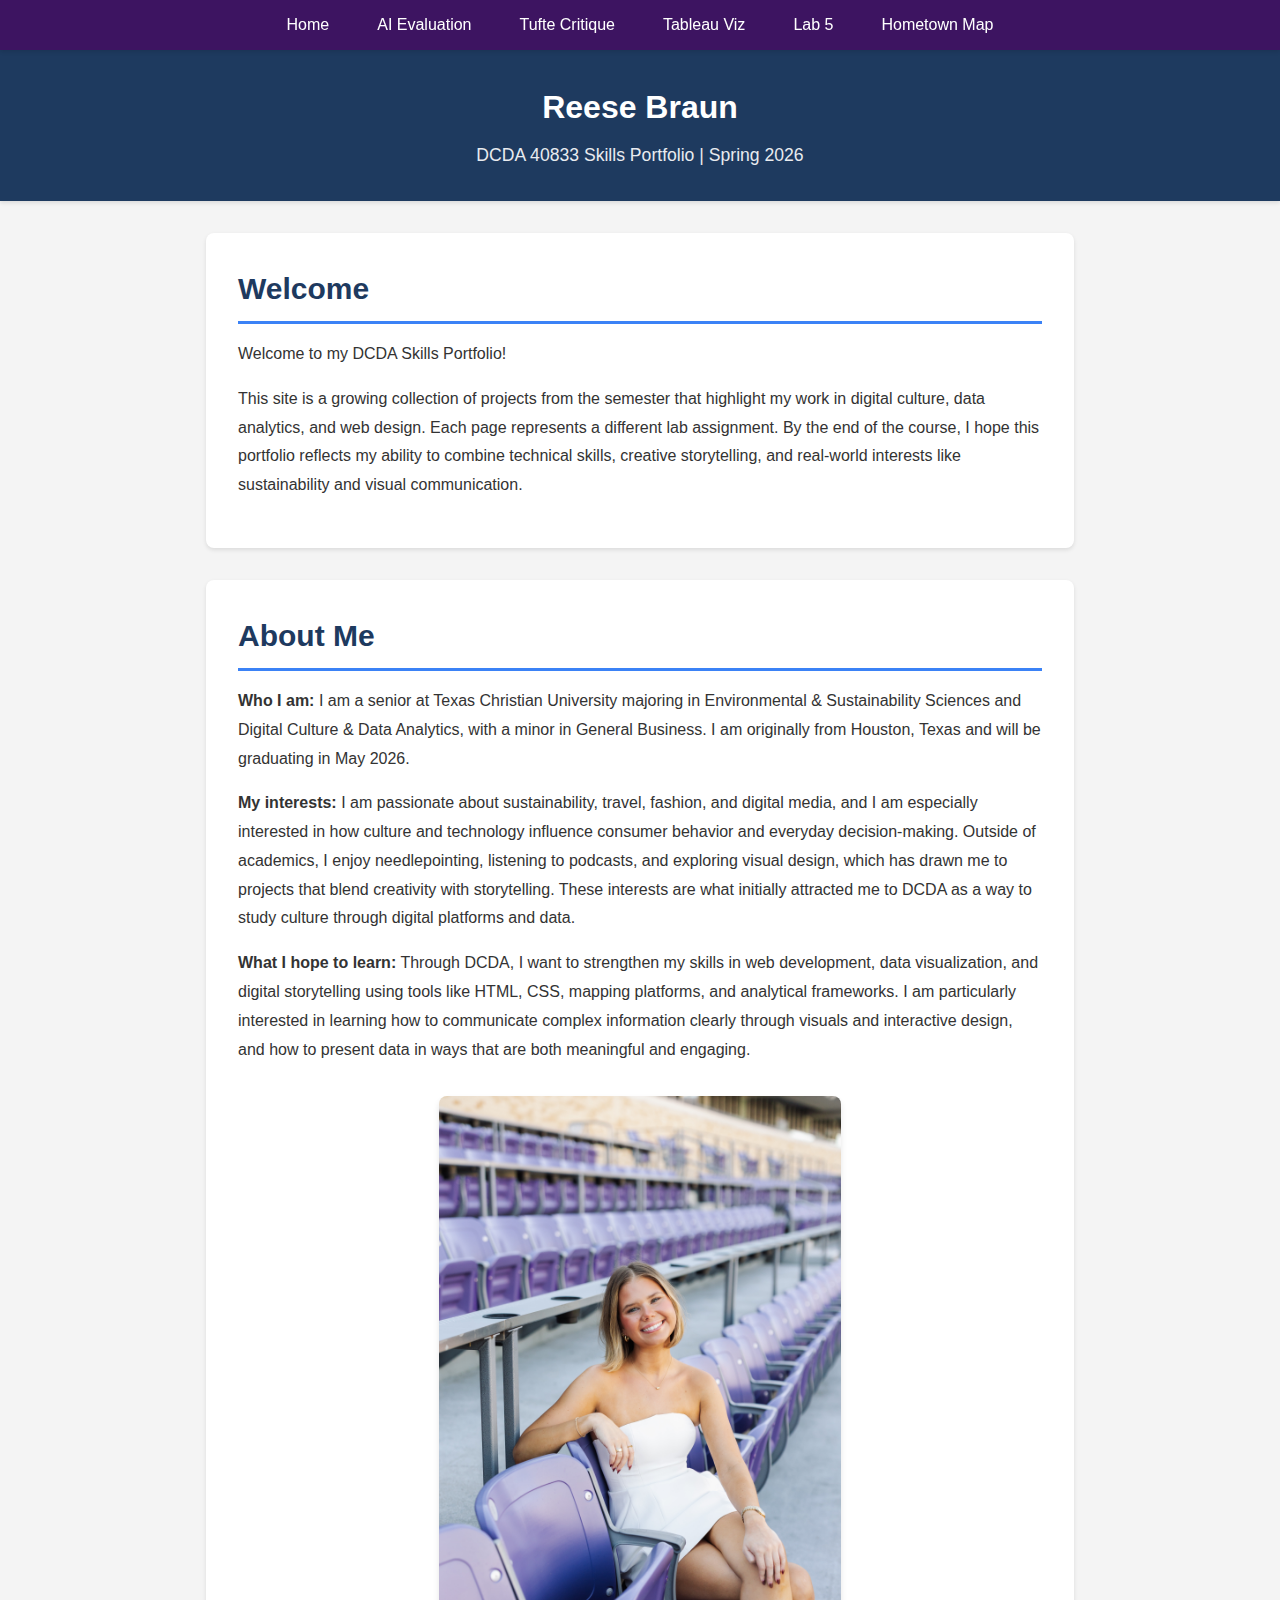
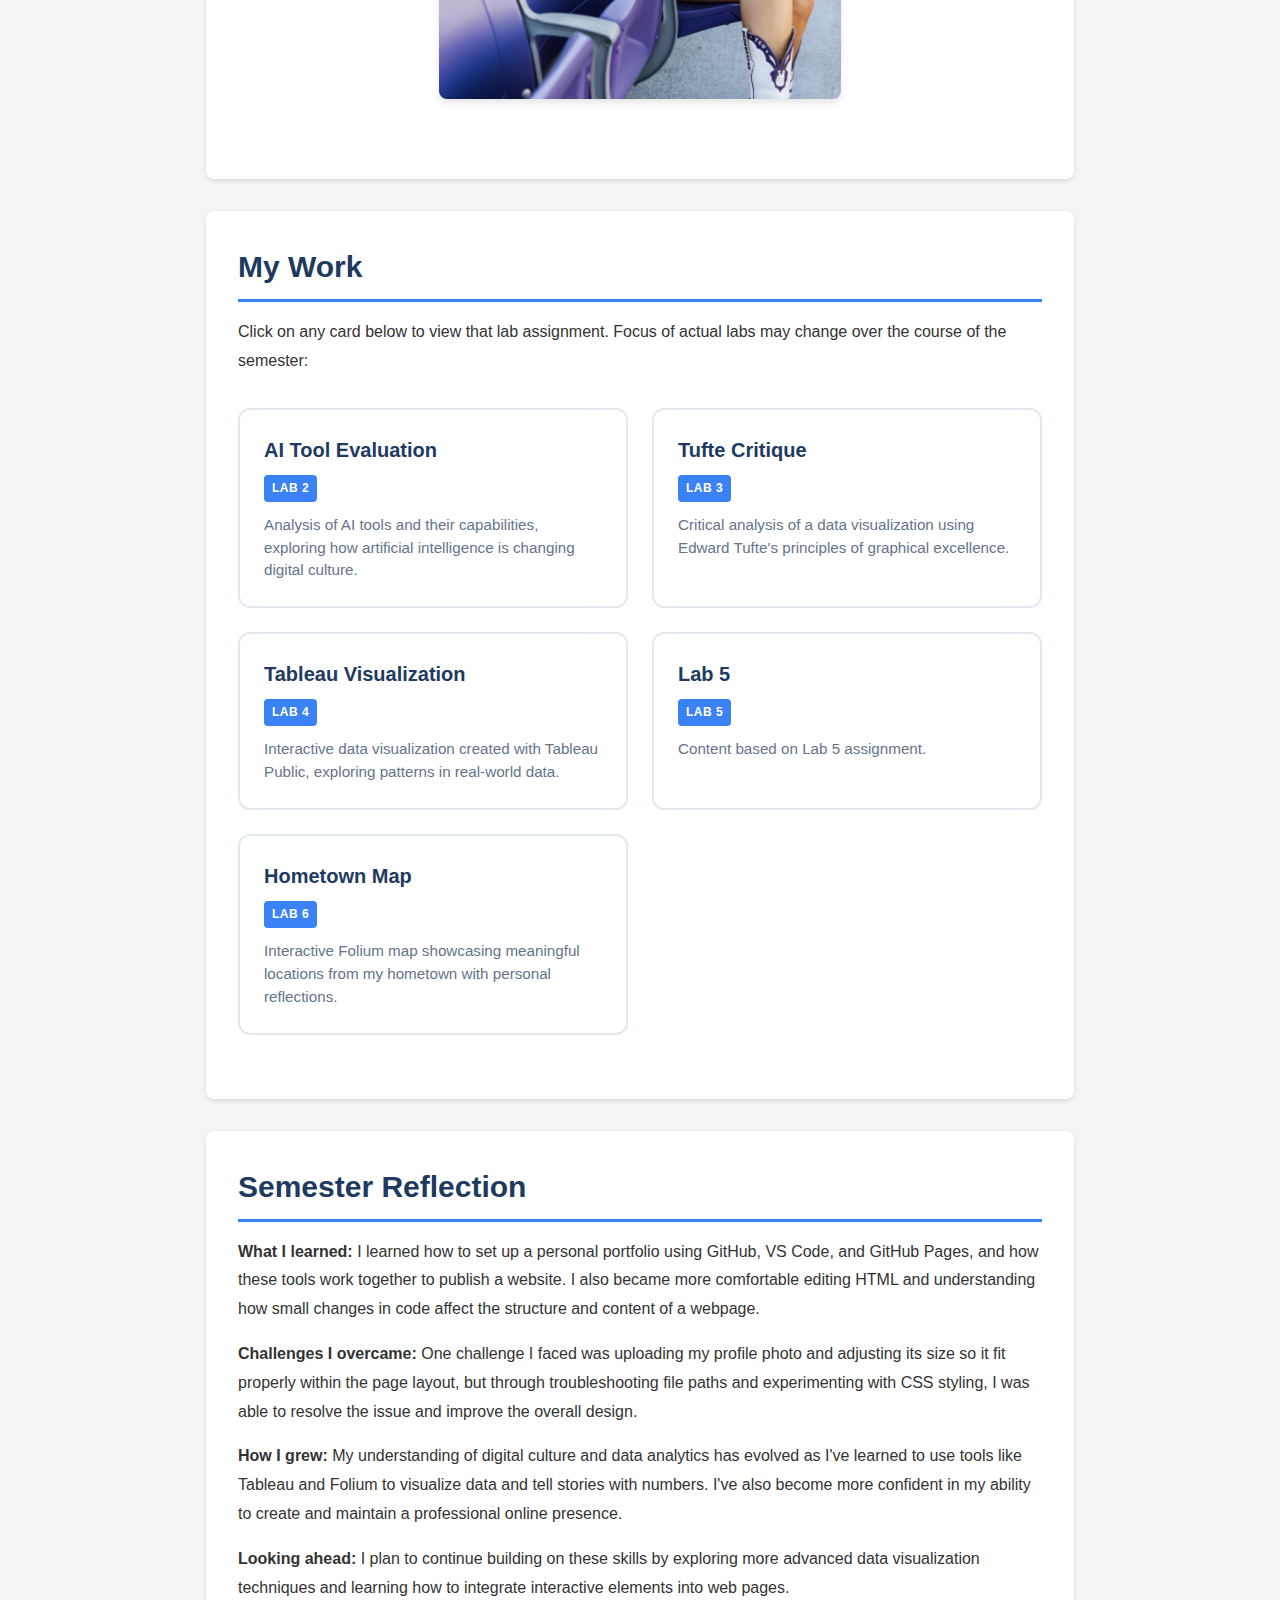
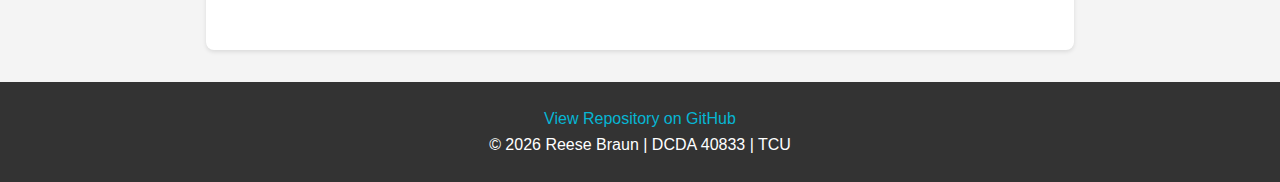
<file: index.html>
<!DOCTYPE html>
<html lang="en">
<head>
    <meta charset="UTF-8">
    <meta name="viewport" content="width=device-width, initial-scale=1.0">
    <meta name="description" content="Skills Portfolio showcasing work from DCDA 40833">
    <meta name="author" content="Reese Braun">
    <title> Reese Braun | DCDA 40833 Skills Portfolio</title>
    <link rel="stylesheet" href="css/styles.css">
</head>
<body>
    <!-- Navigation: Links to all portfolio pages -->
    <nav>
        <ul>
            <li><a href="index.html">Home</a></li>
            <li><a href="lab02.html">AI Evaluation</a></li>
            <li><a href="tufte-critique.html">Tufte Critique</a></li>
            <li><a href="tableau-visualization.html">Tableau Viz</a></li>
            <li><a href="lab5.html">Lab 5</a></li>
            <li><a href="hometown-map.html">Hometown Map</a></li>
        </ul>
    </nav>

    <!-- Header: Your name and course info -->
     <!-- Updated the header to display my name so visitors immediately know
     whose portfolio this is -->
    <header>
        <h1>Reese Braun</h1>
        <p>DCDA 40833 Skills Portfolio | Spring 2026</p>
    </header>

    <main>
        <!-- Welcome Section: Brief introduction to your portfolio -->
        <section id="welcome">
            <h2>Welcome</h2>
            <!-- TODO: Write a brief introduction (2-3 sentences) about your portfolio -->
            <p>Welcome to my DCDA Skills Portfolio!</p>
            <p>This site is a growing collection of projects from the semester that highlight my work in digital culture, data analytics, and web design. Each page represents a different lab assignment.
           By the end of the course, I hope this portfolio reflects my ability to combine technical skills, creative storytelling, and real-world interests like sustainability and visual communication.</p>
           <!-- Wrote this welcome message to explain the purpose of my portfolio,
     what kinds of projects will be included, and how it will grow over the semester -->
        </section>

        <!-- About Section: Tell visitors about yourself -->
        <section id="about">
            <h2>About Me</h2>
            <!-- TODO: Replace this placeholder content with information about yourself -->
             
            <p><strong>Who I am:</strong> I am a senior at Texas Christian University majoring in Environmental & Sustainability Sciences and Digital Culture & Data Analytics, with a minor in General Business. I am originally from Houston, Texas and will be graduating in May 2026.</p>
            <p><strong>My interests:</strong> I am passionate about sustainability, travel, fashion, and digital media, and I am especially interested in how culture and technology influence consumer behavior and everyday decision-making. Outside of academics, I enjoy needlepointing, listening to podcasts, and exploring visual design, which has drawn me to projects that blend creativity with storytelling. These interests are what initially attracted me to DCDA as a way to study culture through digital platforms and data.</p>
            <p><strong>What I hope to learn:</strong> Through DCDA, I want to strengthen my skills in web development, data visualization, and digital storytelling using tools like HTML, CSS, mapping platforms, and analytical frameworks. I am particularly interested in learning how to communicate complex information clearly through visuals and interactive design, and how to present data in ways that are both meaningful and engaging.</p>

            <!-- About Me section: organized this content to separate basic background information,
     personal interests, and specific learning goals related to DCDA -->

            <!-- Optional: Add a photo of yourself -->
            <figure class="viz-container">
                <img src="images/headshot.jpg" alt="Photo of Reese Braun" width="50%" height="50%">
            </figure>
    <!-- Added a profile photo to make the portfolio more personal and professional,
     and updated the alt text for accessibility -->
        </section>

        <!-- Portfolio Section: Links to all lab pages -->
        <section id="portfolio">
            <h2>My Work</h2>
            <p>Click on any card below to view that lab assignment. Focus of actual labs may change over the course of the semester:</p>

            <!-- Portfolio Grid: Cards linking to each lab page -->
            <div class="portfolio-grid">

                <!-- Lab 2: AI Tool Evaluation -->
                <a href="lab02.html" class="portfolio-card">
                    <h3>AI Tool Evaluation</h3>
                    <span class="lab-tag">Lab 2</span>
                    <p>Analysis of AI tools and their capabilities, exploring how artificial intelligence is changing digital culture.</p>
                </a>

                <!-- Lab 3: Tufte Critique -->
                <a href="tufte-critique.html" class="portfolio-card">
                    <h3>Tufte Critique</h3>
                    <span class="lab-tag">Lab 3</span>
                    <p>Critical analysis of a data visualization using Edward Tufte's principles of graphical excellence.</p>
                </a>

                <!-- Lab 4: Tableau Visualization -->
                <a href="tableau-visualization.html" class="portfolio-card">
                    <h3>Tableau Visualization</h3>
                    <span class="lab-tag">Lab 4</span>
                    <p>Interactive data visualization created with Tableau Public, exploring patterns in real-world data.</p>
                </a>

                <!-- Lab 5: TBD -->
                <a href="lab5.html" class="portfolio-card">
                    <h3>Lab 5</h3>
                    <span class="lab-tag">Lab 5</span>
                    <p>Content based on Lab 5 assignment.</p>
                </a>

                <!-- Lab 6: Hometown Map -->
                <a href="hometown-map.html" class="portfolio-card">
                    <h3>Hometown Map</h3>
                    <span class="lab-tag">Lab 6</span>
                    <p>Interactive Folium map showcasing meaningful locations from my hometown with personal reflections.</p>
                </a>

            </div>
        </section>

        <!-- Reflection Section: Optional semester reflection -->
         <!-- Started the semester reflection section to document what I am learning
     and challenges I am overcoming throughout the course -->

        <section id="reflection">
            <h2>Semester Reflection</h2>
            <!-- TODO: After completing all labs, write a reflection on your growth -->
            <p><strong>What I learned:</strong> I learned how to set up a personal portfolio using GitHub, VS Code, and GitHub Pages, and how these tools work together to publish a website. I also became more comfortable editing HTML and understanding how small changes in code affect the structure and content of a webpage.</p>
            <p><strong>Challenges I overcame:</strong> One challenge I faced was uploading my profile photo and adjusting its size so it fit properly within the page layout, but through troubleshooting file paths and experimenting with CSS styling, I was able to resolve the issue and improve the overall design. </p>
            <p><strong>How I grew:</strong> My understanding of digital culture and data analytics has evolved as I've learned to use tools like Tableau and Folium to visualize data and tell stories with numbers. I've also become more confident in my ability to create and maintain a professional online presence.</p>
            <p><strong>Looking ahead:</strong> I plan to continue building on these skills by exploring more advanced data visualization techniques and learning how to integrate interactive elements into web pages.</p>
        </section>
    </main>

    <!-- Footer: Links and copyright -->
    <footer>
        <p><a href="https://github.com/reesebraun/dcda-portfolio">View Repository on GitHub</a></p>
        <p>&copy; 2026 Reese Braun | DCDA 40833 | TCU</p>
    </footer>
</body>
</html>
</file>
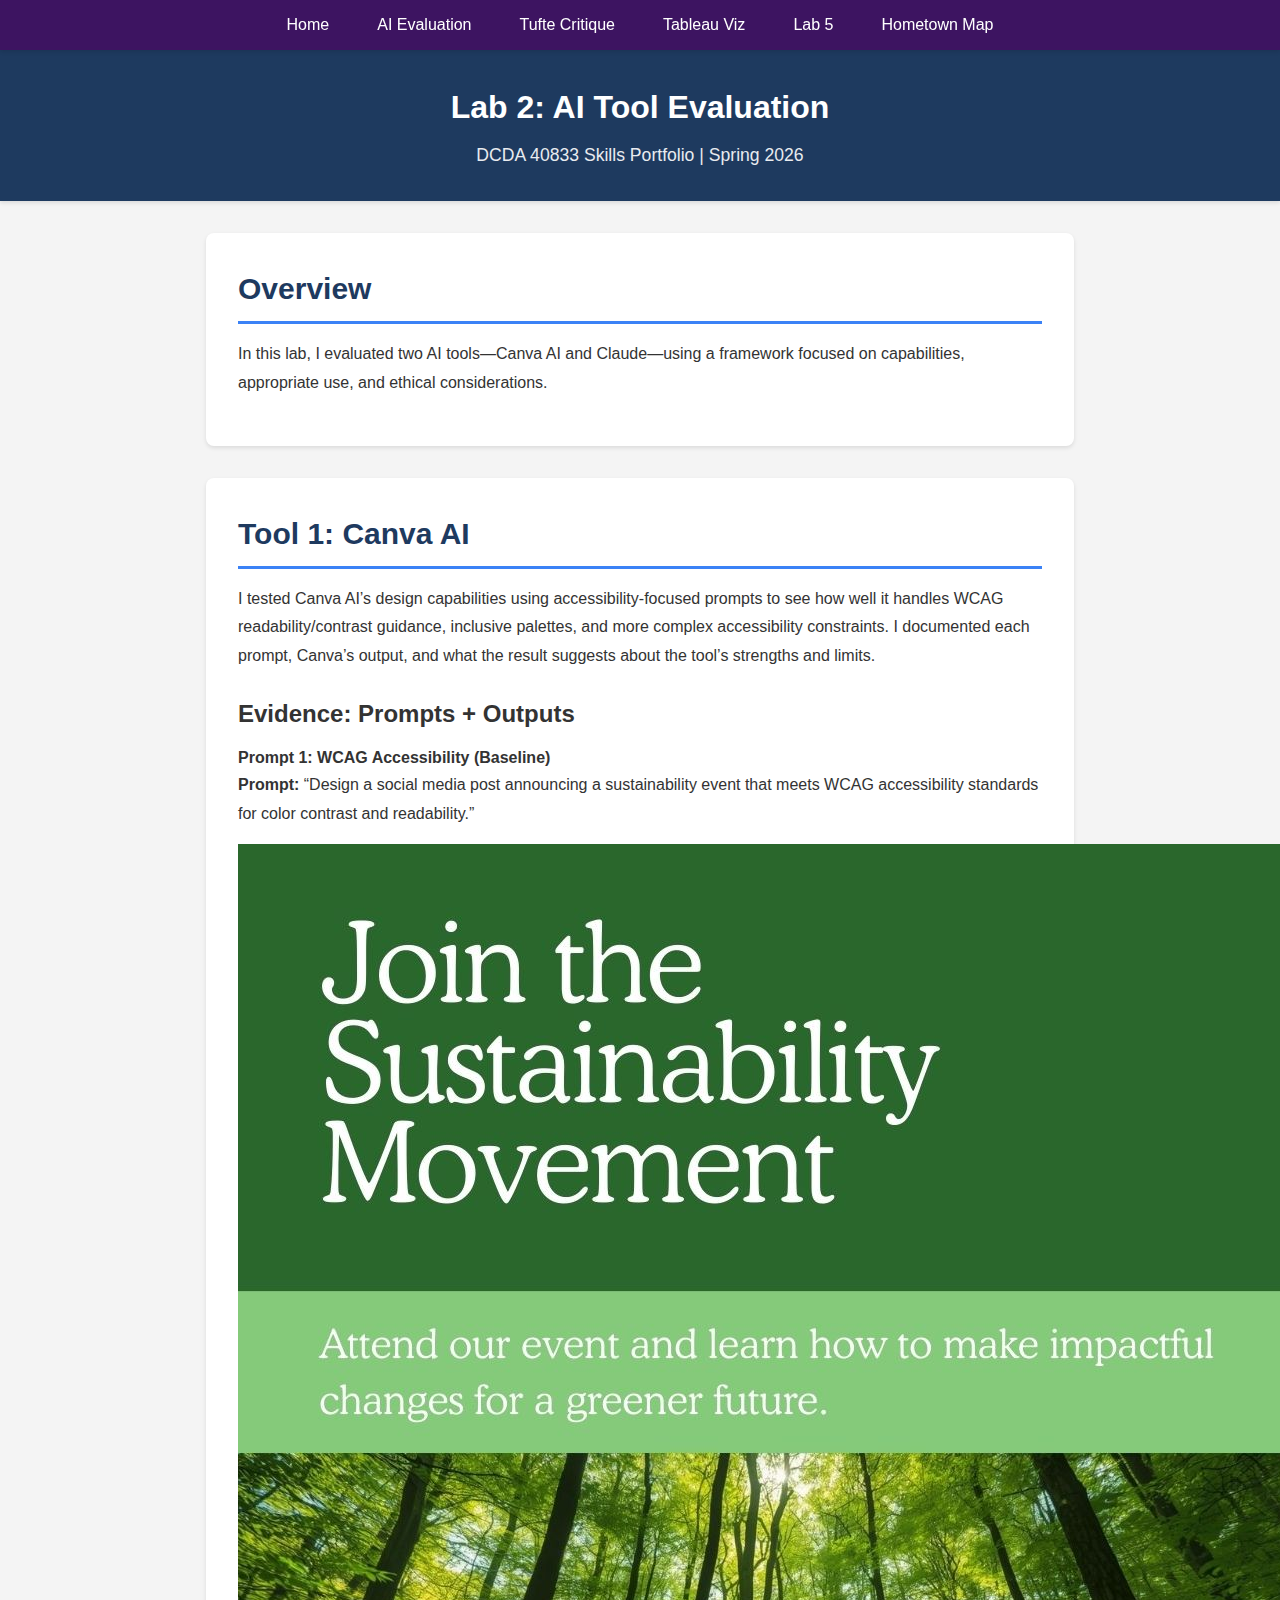
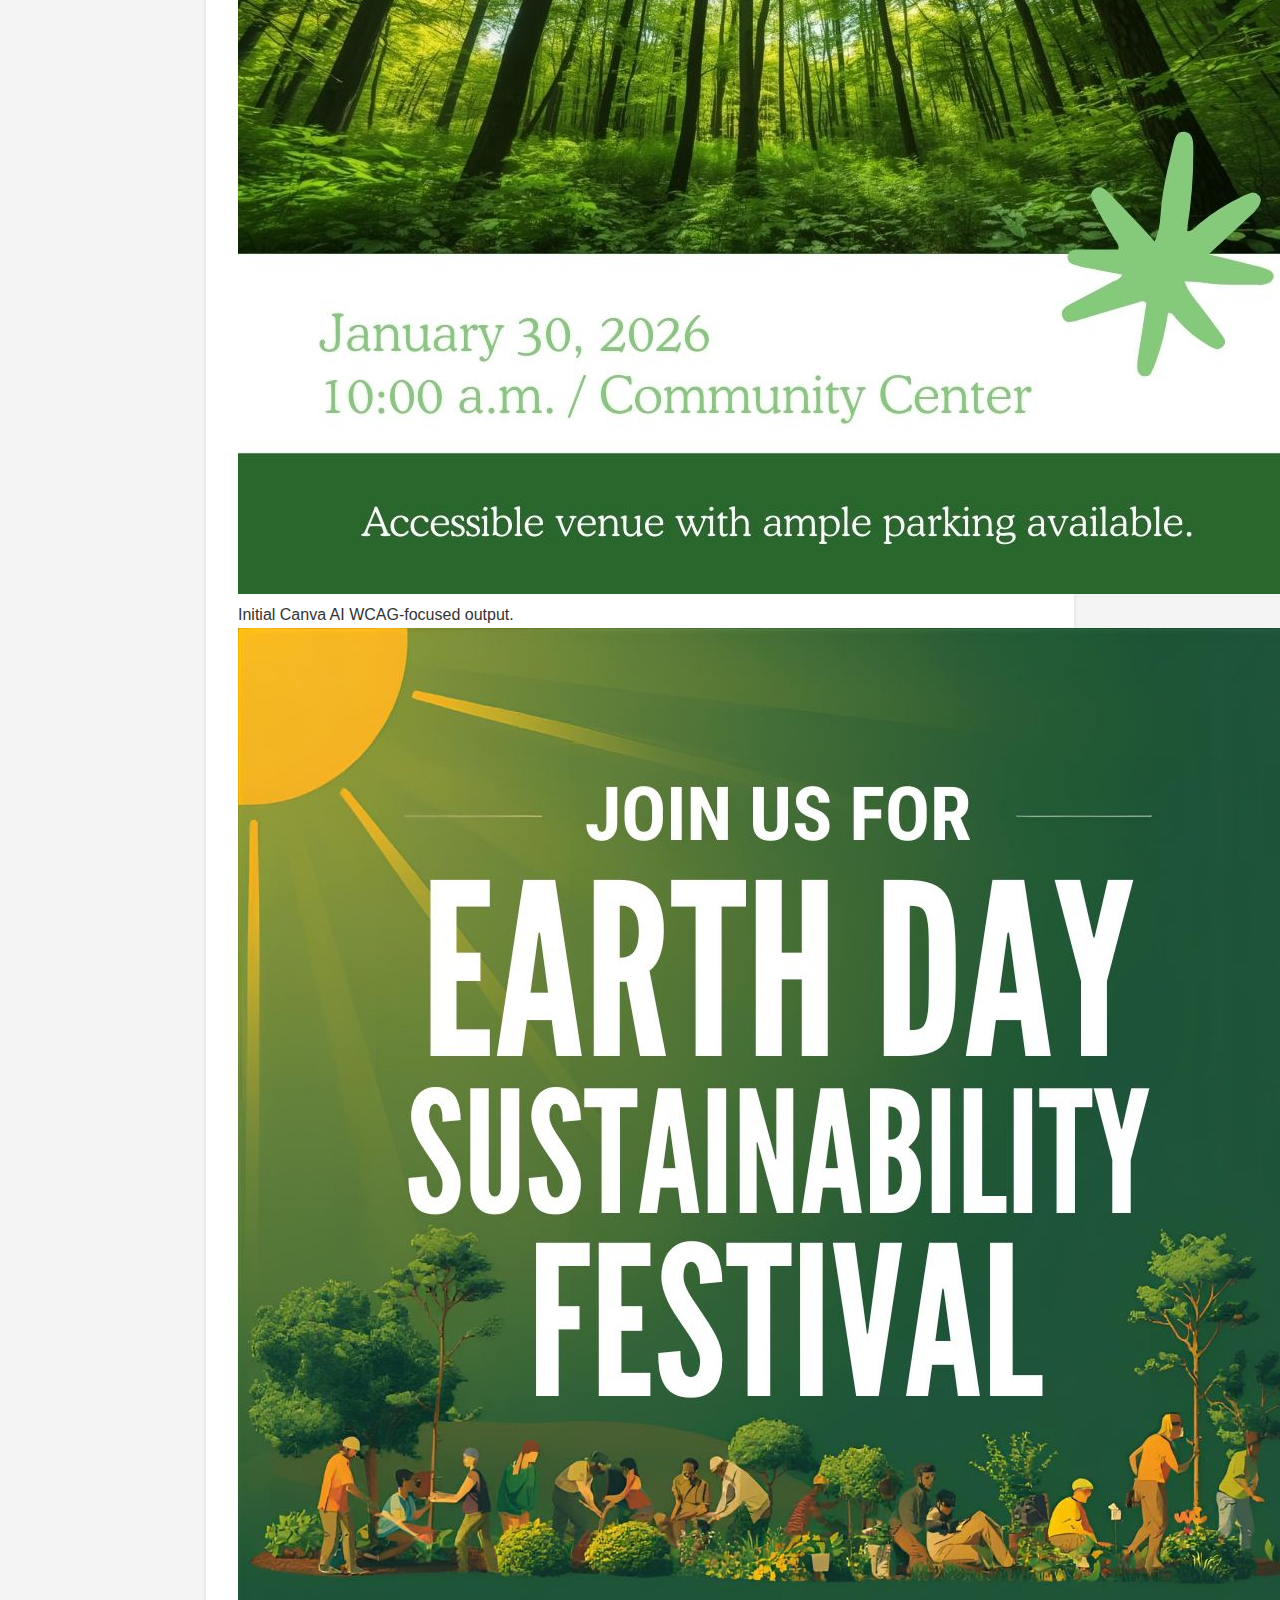
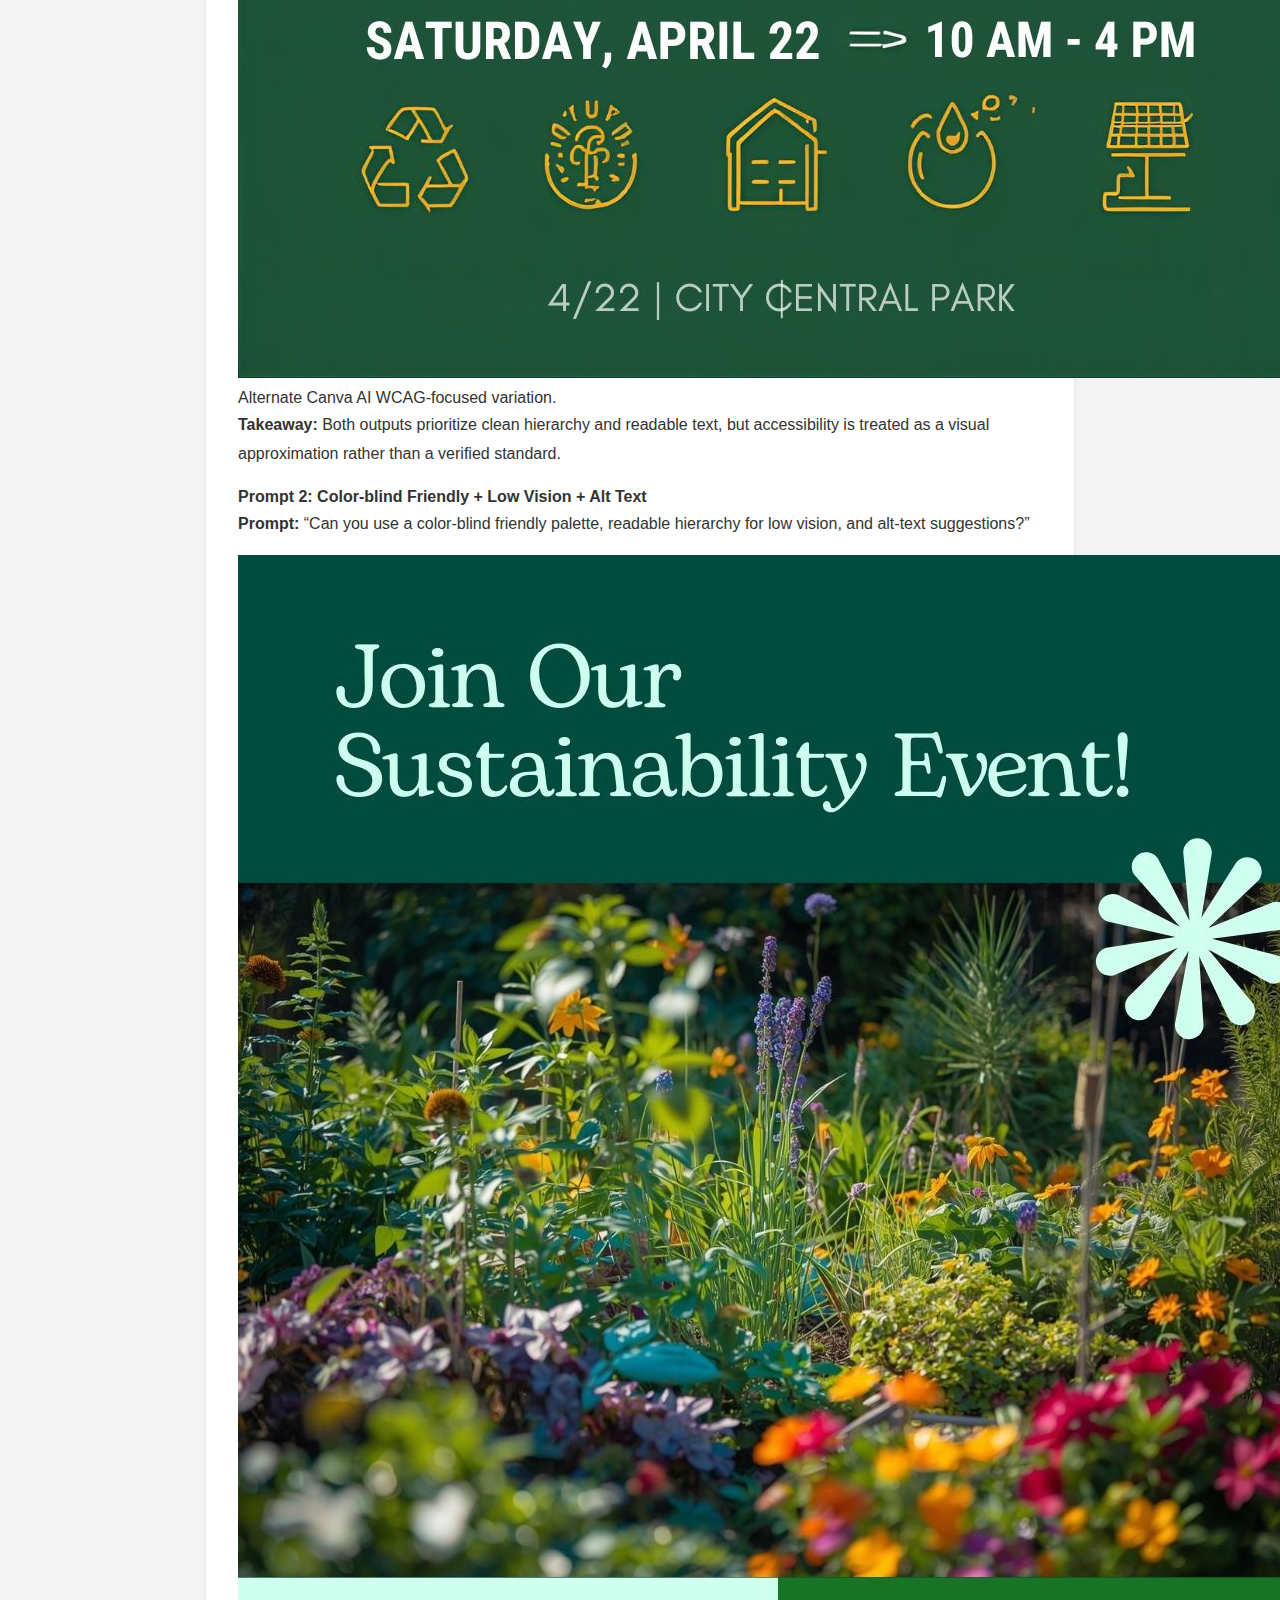
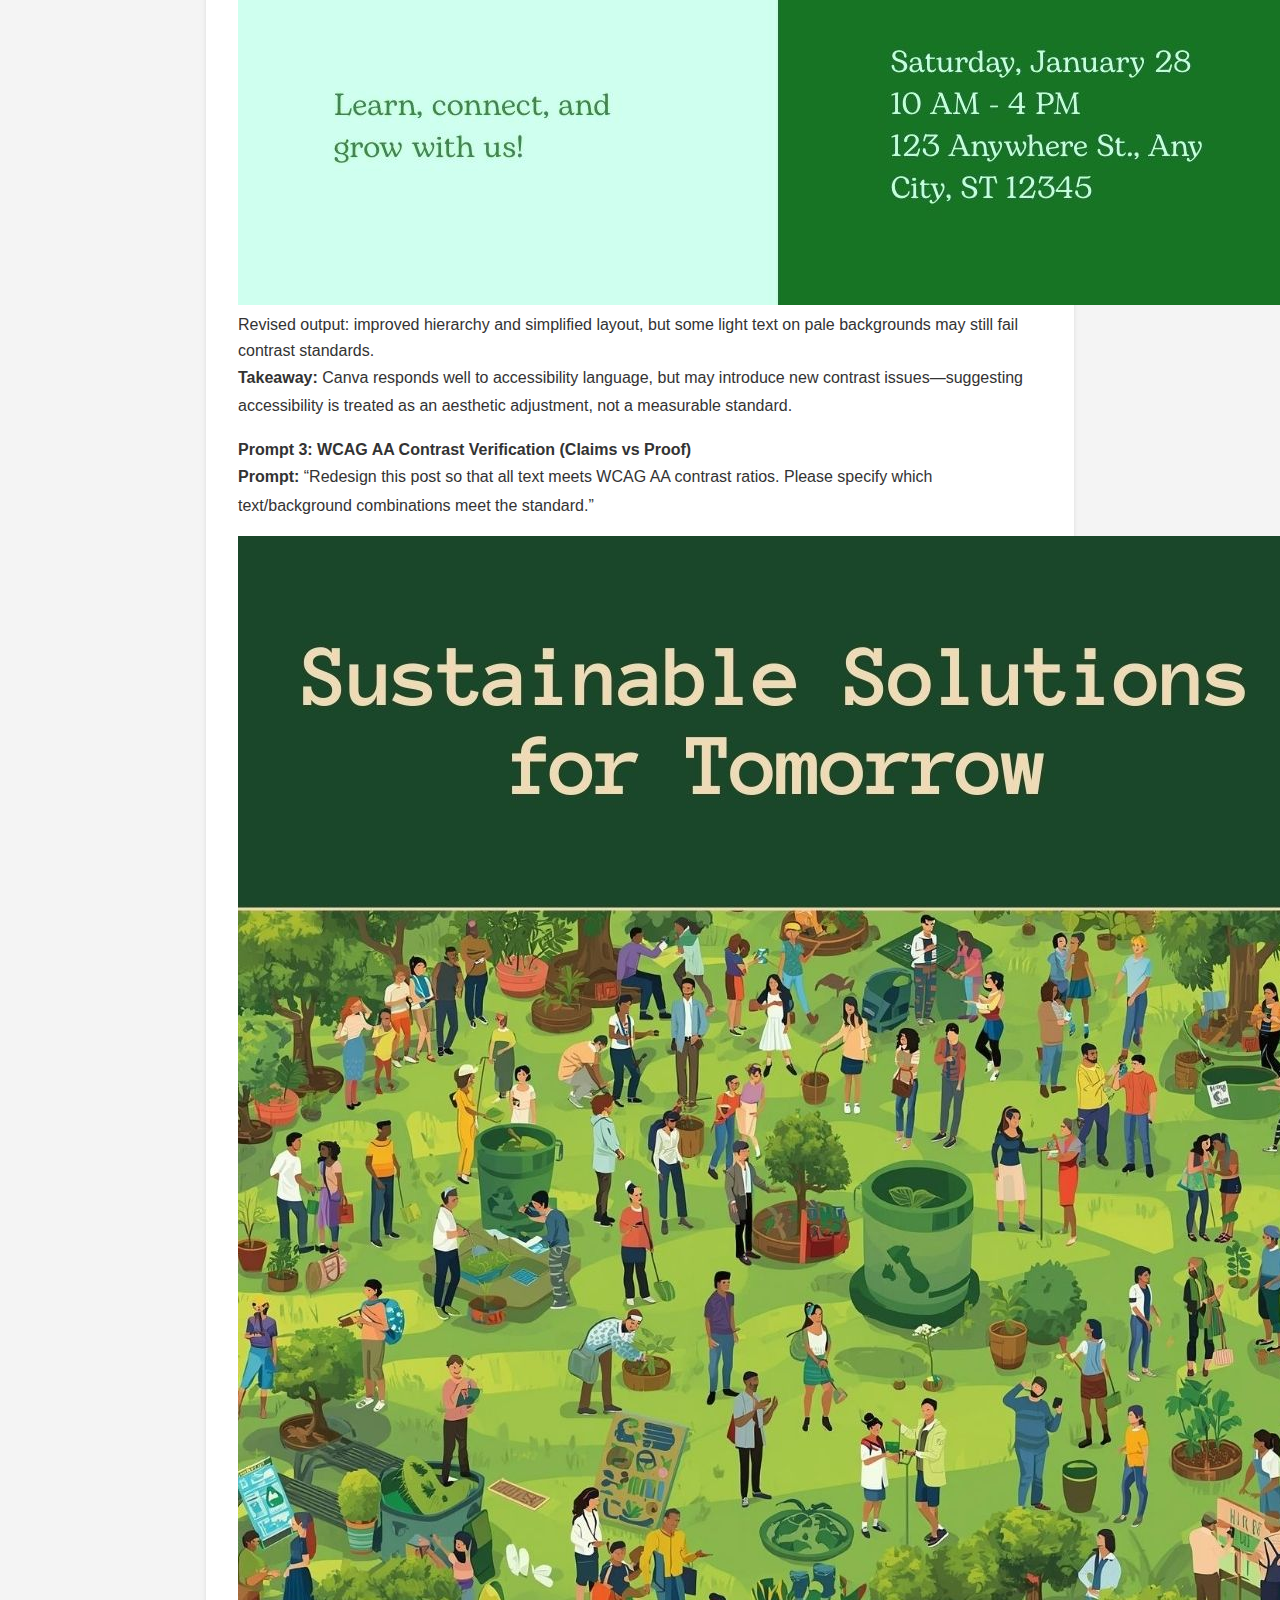
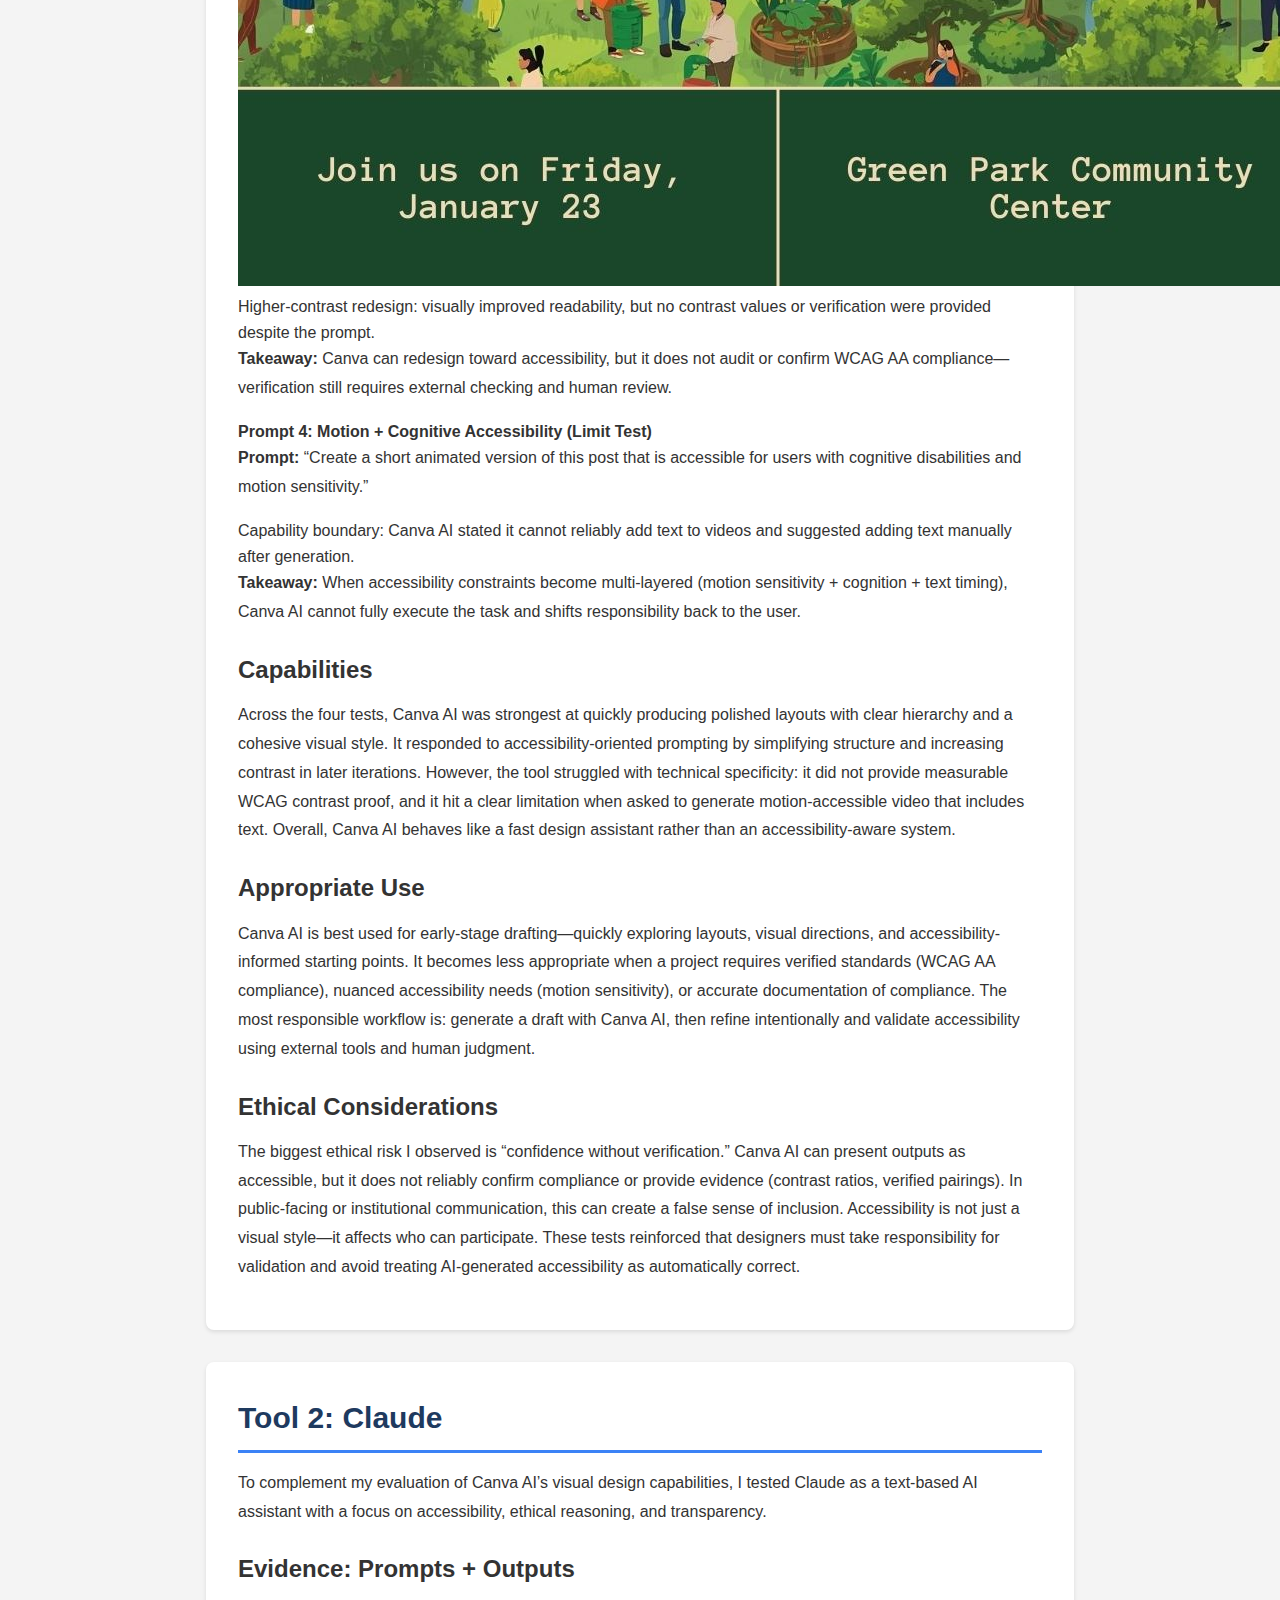
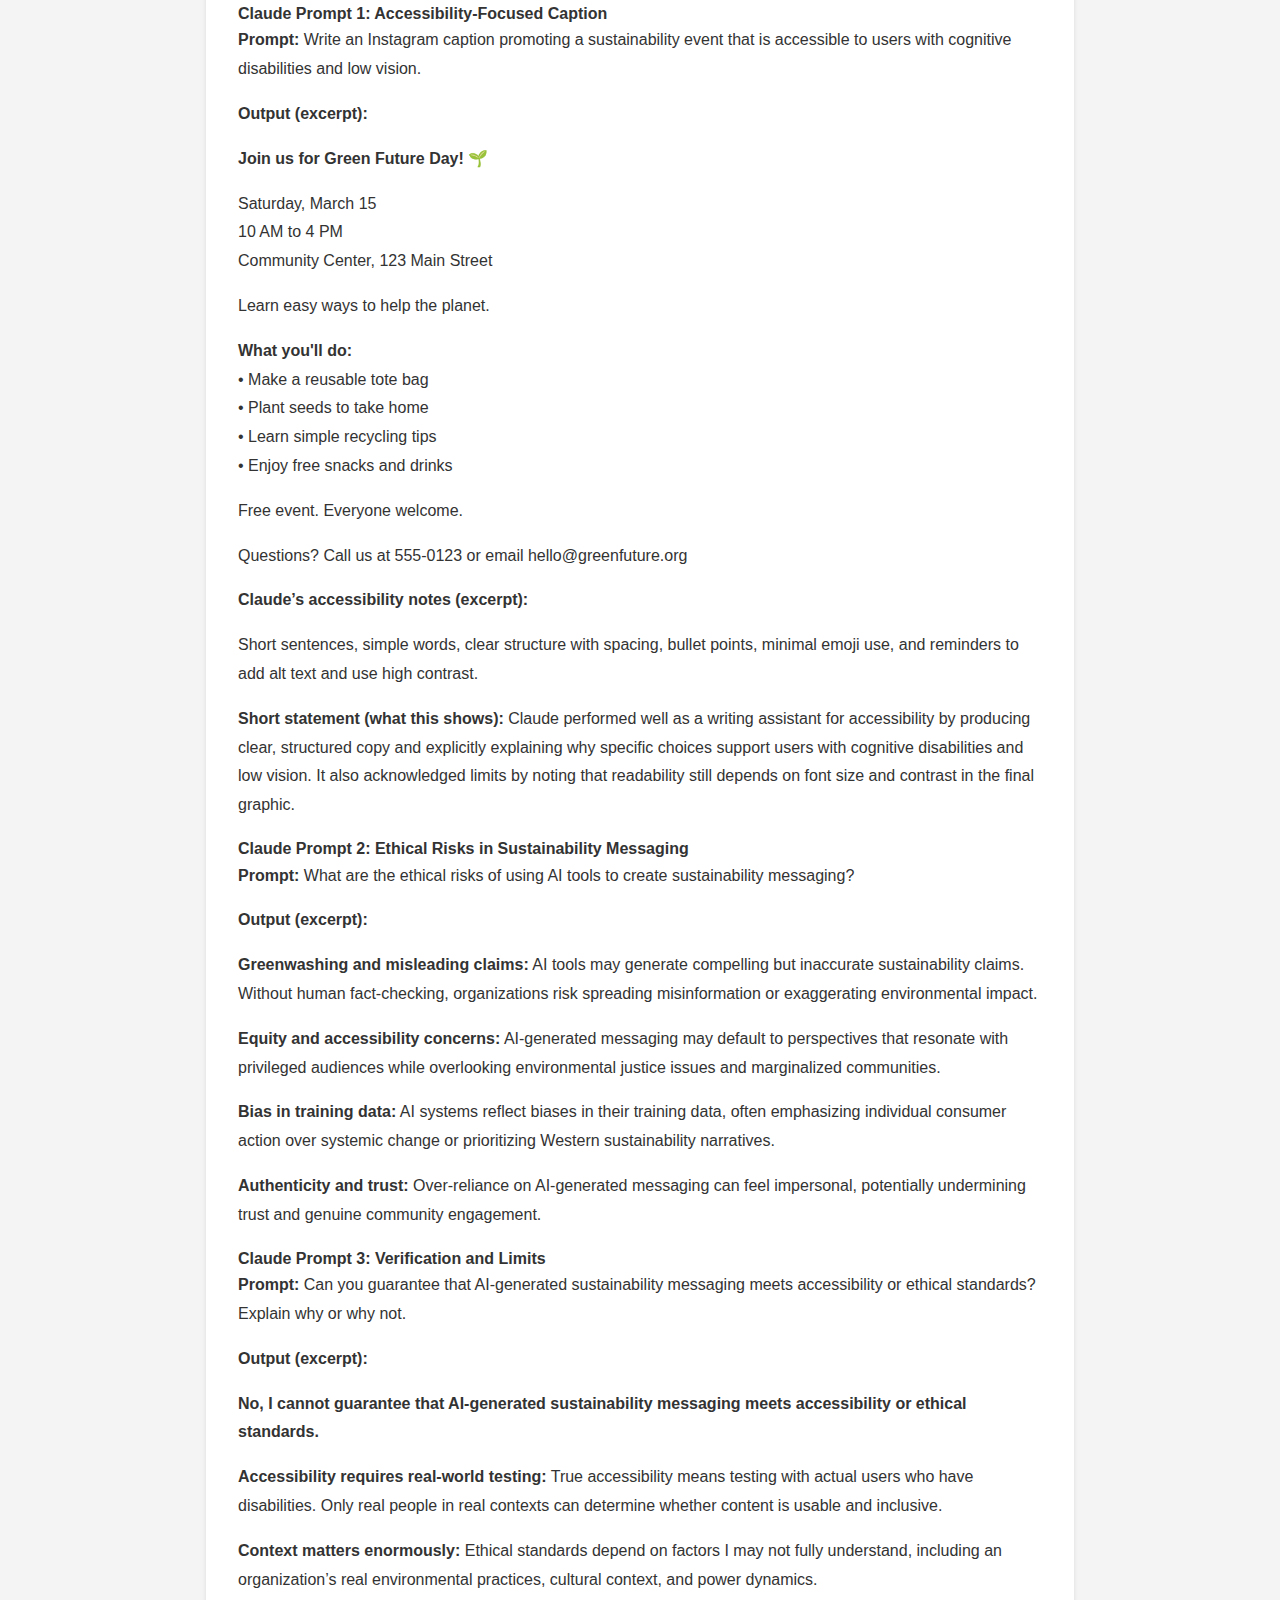
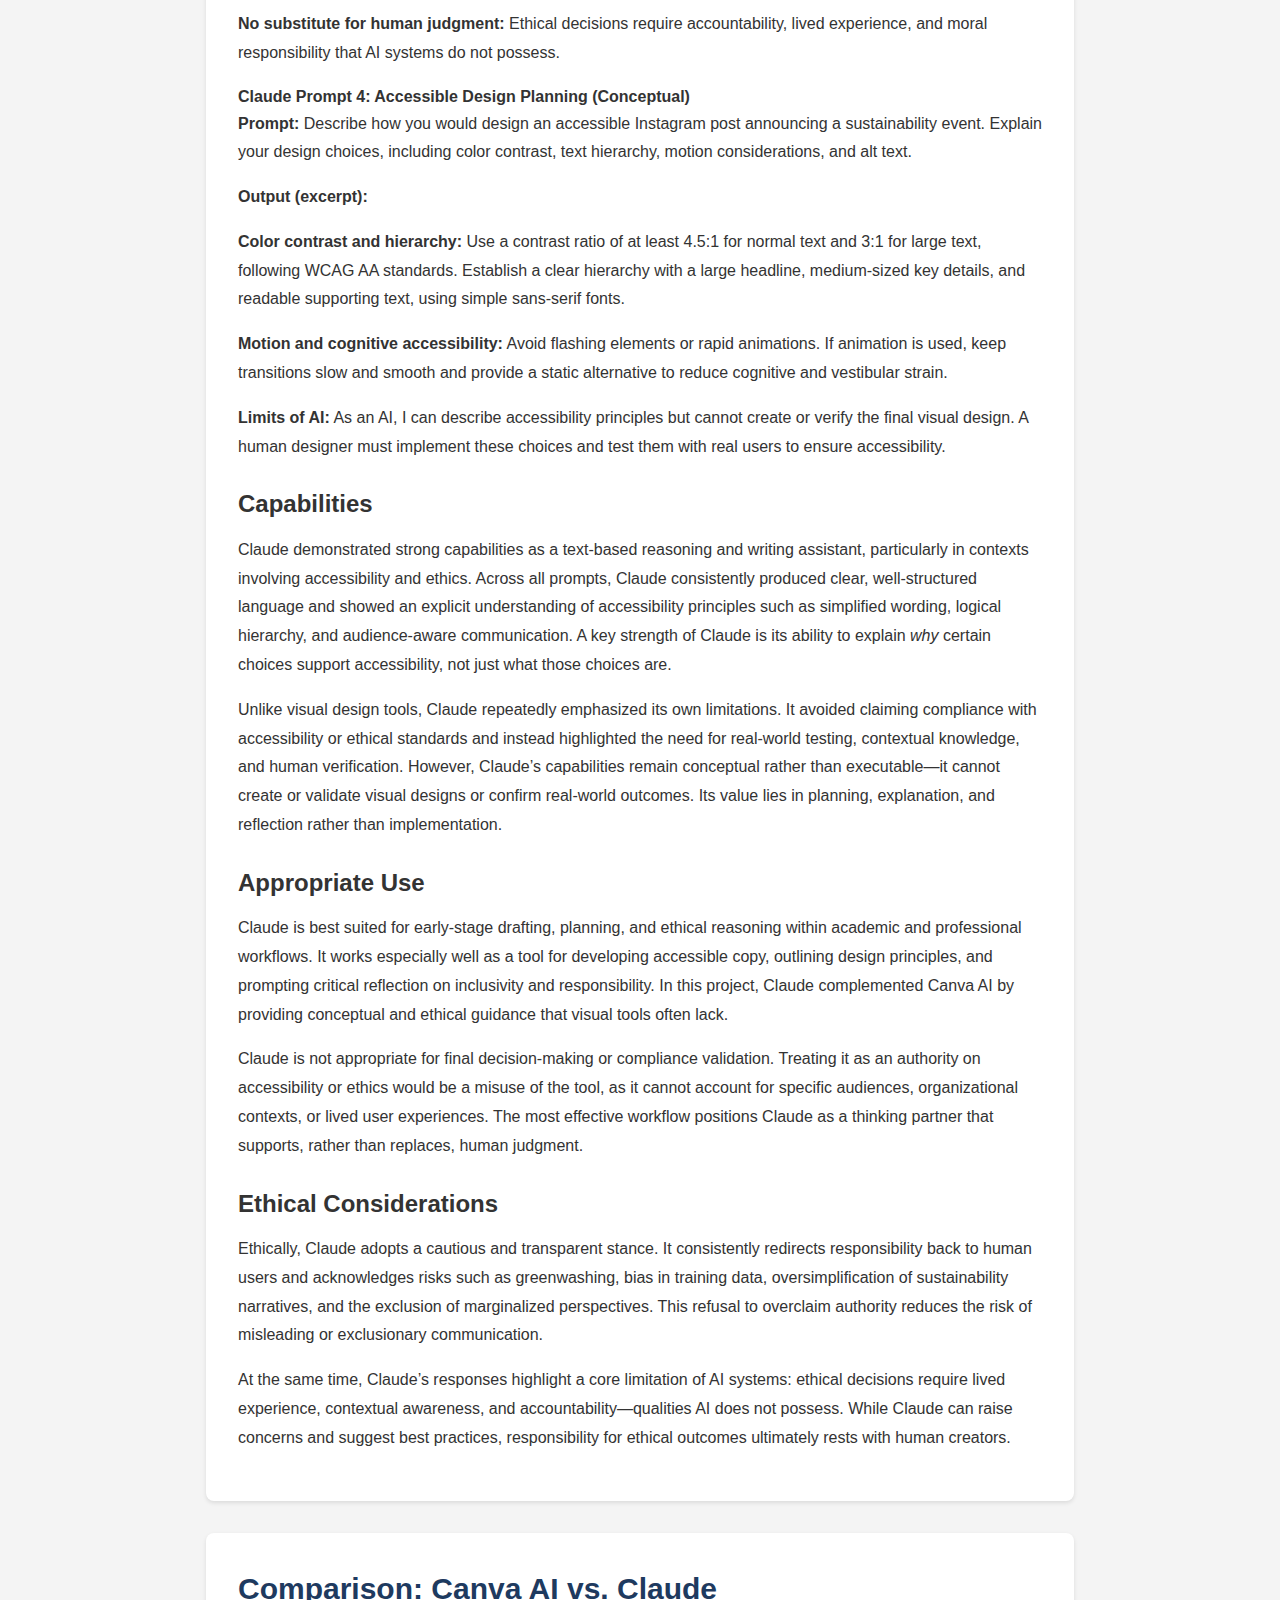
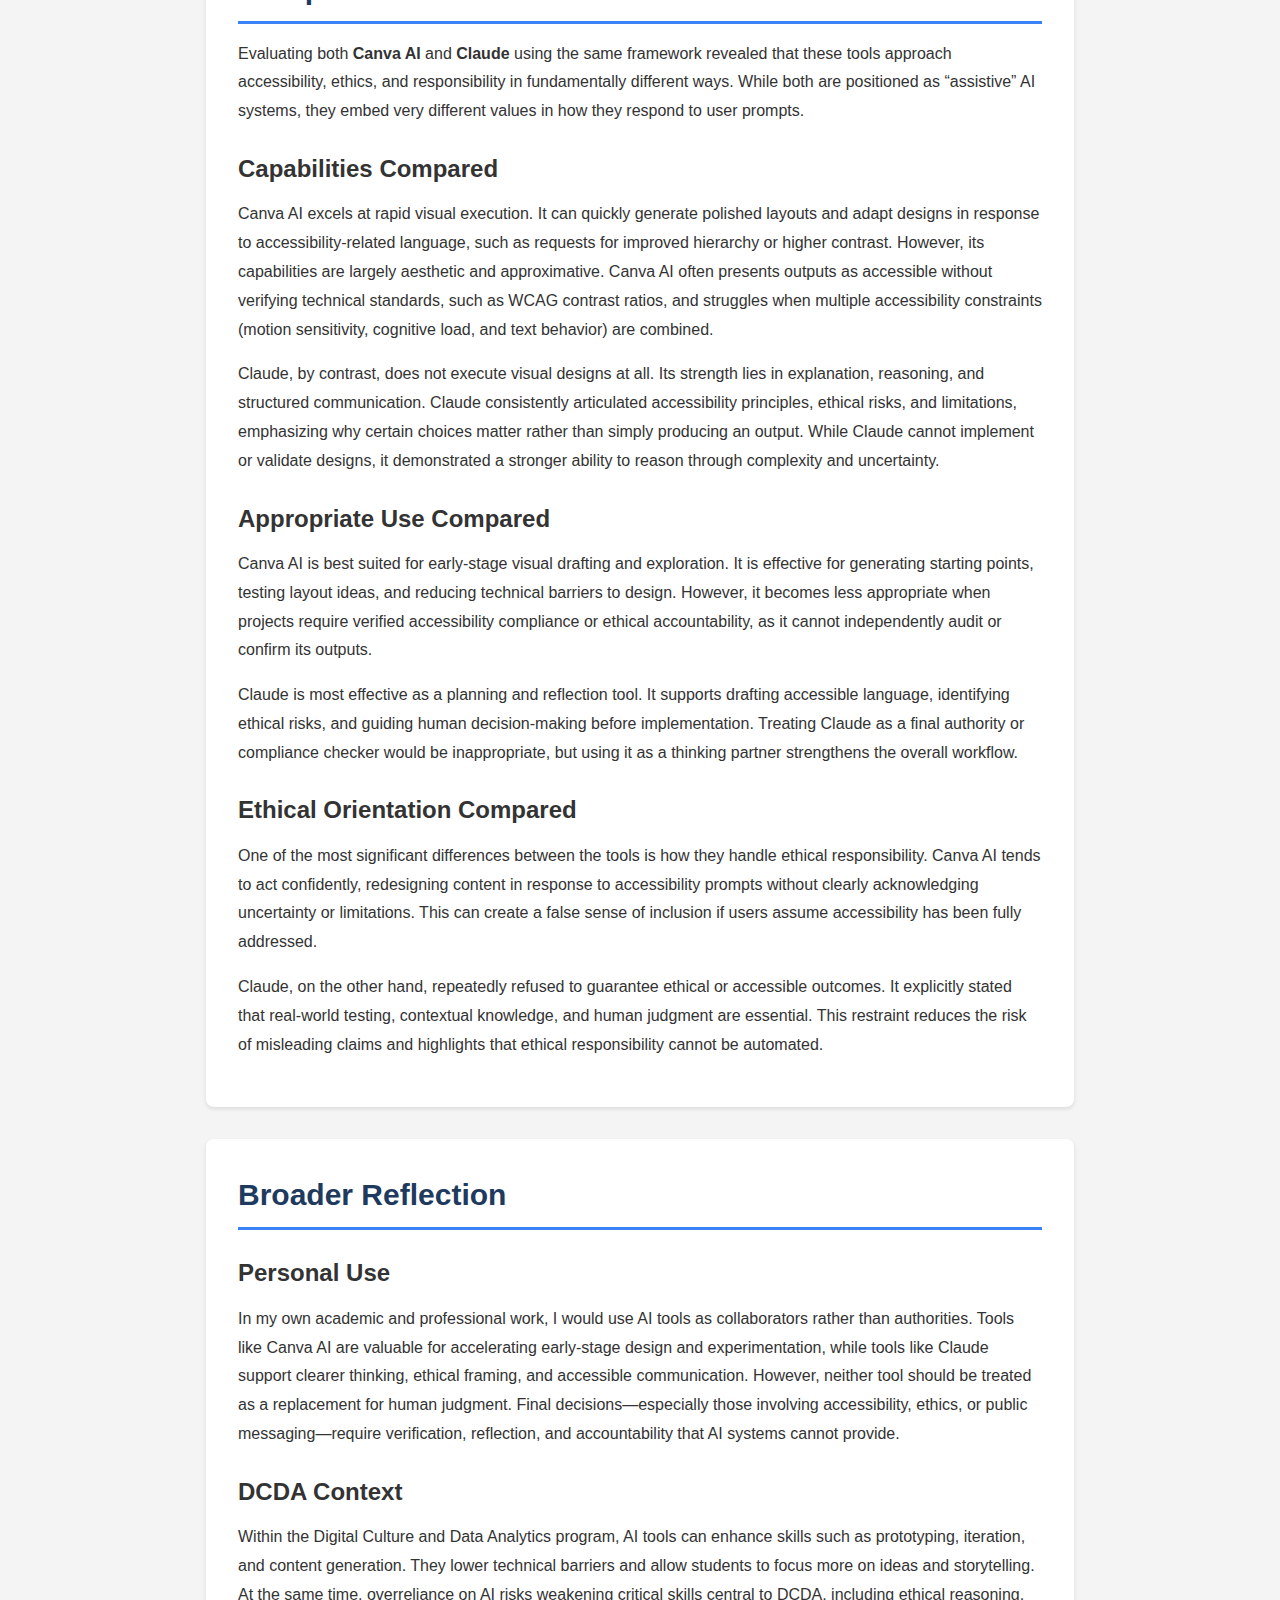
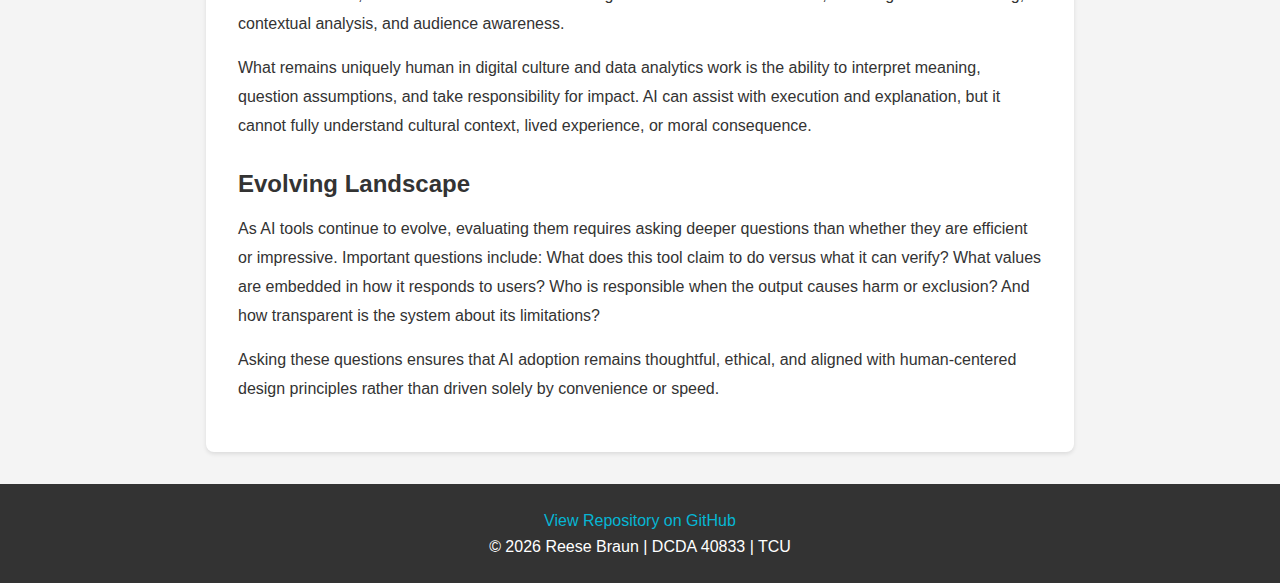
<file: lab02.html>
<!DOCTYPE html>
<html lang="en">
<head>
    <meta charset="UTF-8">
    <meta name="viewport" content="width=device-width, initial-scale=1.0">
    <meta name="description" content="Skills Portfolio showcasing work from DCDA 40833">
    <meta name="author" content="Reese Braun">
    <title> Lab 02: Evaluating AI Tools</title>
    <link rel="stylesheet" href="css/styles.css">
</head>
<body>
    <!-- Navigation: Links to all portfolio pages -->
    <nav>
        <ul>
            <li><a href="index.html">Home</a></li>
            <li><a href="lab02.html">AI Evaluation</a></li>
            <li><a href="tufte-critique.html">Tufte Critique</a></li>
            <li><a href="tableau-visualization.html">Tableau Viz</a></li>
            <li><a href="lab5.html">Lab 5</a></li>
            <li><a href="hometown-map.html">Hometown Map</a></li>
        </ul>
    </nav>

    <!-- Header: Your name and course info -->
     <!-- Updated the header to display my name so visitors immediately know
     whose portfolio this is -->
    <header>
        <h1>Lab 2: AI Tool Evaluation</h1>
        <p>DCDA 40833 Skills Portfolio | Spring 2026</p>
    </header>

 <main>
        <!-- Overview Section: Brief introduction to the lab -->

        <section>
  <h2>Overview</h2>
  <p>In this lab, I evaluated two AI tools—Canva AI and Claude—using a framework focused on capabilities, appropriate use, and ethical considerations.</p>
</section>

<section>
  <h2>Tool 1: Canva AI</h2>
     <p>
    I tested Canva AI’s design capabilities using accessibility-focused prompts to see how well it handles
    WCAG readability/contrast guidance, inclusive palettes, and more complex accessibility constraints.
    I documented each prompt, Canva’s output, and what the result suggests about the tool’s strengths and limits.
  </p>


  <h3>Evidence: Prompts + Outputs</h3>
  <!-- Prompt 1 card -->
 <div class="prompt-card">
    <h4>Prompt 1: WCAG Accessibility (Baseline)</h4>
    <p><strong>Prompt:</strong> “Design a social media post announcing a sustainability event that meets WCAG accessibility standards for color contrast and readability.”</p>
    
    <div class="image-row">
  <figure>
    <img src="images/Instagram Post - Join the Sustainability Movement.jpg"
         alt="First Canva AI WCAG-focused sustainability post">
    <figcaption>Initial Canva AI WCAG-focused output.</figcaption>
  </figure>

  <figure>
    <img src="images/Sustainability Event Poster - Urban Park.jpg"
         alt="Second Canva AI WCAG-focused sustainability post">
    <figcaption>Alternate Canva AI WCAG-focused variation.</figcaption>
  </figure>
</div>
 <p><strong>Takeaway:</strong>
    Both outputs prioritize clean hierarchy and readable text, but accessibility is treated as a visual approximation rather than a verified standard.
  </p>
</div>


  <!-- Prompt 2 card -->
  <div class="prompt-card">
    <h4>Prompt 2: Color-blind Friendly + Low Vision + Alt Text</h4>
    <p><strong>Prompt:</strong> “Can you use a color-blind friendly palette, readable hierarchy for low vision, and alt-text suggestions?”</p>
  <div class="single-image">
  <figure>
    <img src="images/Instagram Post - Join Our Sustainability Event!.jpg"
         alt="Canva AI redesign using a color-blind friendly palette and clearer hierarchy for low vision.">
    <figcaption>Revised output: improved hierarchy and simplified layout, but some light text on pale backgrounds may still fail contrast standards.</figcaption>
  </figure>
  </div>
    <p><strong>Takeaway:</strong> Canva responds well to accessibility language, but may introduce new contrast issues—suggesting accessibility is treated as an aesthetic adjustment, not a measurable standard.</p>
  </div>

  <!-- Prompt 3 card -->
 <div class="prompt-card">
    <h4>Prompt 3: WCAG AA Contrast Verification (Claims vs Proof)</h4>
    <p><strong>Prompt:</strong> “Redesign this post so that all text meets WCAG AA contrast ratios. Please specify which text/background combinations meet the standard.”</p>
    <div class="single-image"></div>
    <figure>
      <img src="images/Instagram Post - Sustainable Solutions for Tomorrow  .jpg" alt="Canva AI redesign with darker background and higher contrast text for WCAG AA." />
      <figcaption>
        Higher-contrast redesign: visually improved readability, but no contrast values or verification were provided despite the prompt.
      </figcaption>
    </figure>
 </div>
    <p><strong>Takeaway:</strong> Canva can redesign toward accessibility, but it does not audit or confirm WCAG AA compliance—verification still requires external checking and human review.</p>
  </div>

  <!-- Prompt 4 card -->

  <div class="prompt-card">
    <h4>Prompt 4: Motion + Cognitive Accessibility (Limit Test)</h4>
    <p><strong>Prompt:</strong> “Create a short animated version of this post that is accessible for users with cognitive disabilities and motion sensitivity.”</p>
      <figcaption>
        Capability boundary: Canva AI stated it cannot reliably add text to videos and suggested adding text manually after generation.
      </figcaption>
    </figure>
    <p><strong>Takeaway:</strong> When accessibility constraints become multi-layered (motion sensitivity + cognition + text timing), Canva AI cannot fully execute the task and shifts responsibility back to the user.</p>
  </div>

  <h3>Capabilities</h3>
  <p>
    Across the four tests, Canva AI was strongest at quickly producing polished layouts with clear hierarchy and a cohesive
    visual style. It responded to accessibility-oriented prompting by simplifying structure and increasing contrast in later
    iterations. However, the tool struggled with technical specificity: it did not provide measurable WCAG contrast proof,
    and it hit a clear limitation when asked to generate motion-accessible video that includes text. Overall, Canva AI
    behaves like a fast design assistant rather than an accessibility-aware system.
  </p>


  <h3>Appropriate Use</h3>
   <p>
    Canva AI is best used for early-stage drafting—quickly exploring layouts, visual directions, and accessibility-informed
    starting points. It becomes less appropriate when a project requires verified standards (WCAG AA compliance), nuanced
    accessibility needs (motion sensitivity), or accurate documentation of compliance. The most responsible workflow is:
    generate a draft with Canva AI, then refine intentionally and validate accessibility using external tools and human judgment.
  </p>

  <h3>Ethical Considerations</h3>
  <p>
    The biggest ethical risk I observed is “confidence without verification.” Canva AI can present outputs as accessible,
    but it does not reliably confirm compliance or provide evidence (contrast ratios, verified pairings). In public-facing or
    institutional communication, this can create a false sense of inclusion. Accessibility is not just a visual style—it
    affects who can participate. These tests reinforced that designers must take responsibility for validation and avoid
    treating AI-generated accessibility as automatically correct.
  </p>
</section>


  <section id="claude-ai">
<h2>Tool 2: Claude</h2>
  <p>
    To complement my evaluation of Canva AI’s visual design capabilities,
    I tested Claude as a text-based AI assistant with a focus on accessibility,
    ethical reasoning, and transparency.
  </p>

  <h3>Evidence: Prompts + Outputs</h3>
<div class="prompt-card">
  <h4>Claude Prompt 1: Accessibility-Focused Caption</h4>

  <p><strong>Prompt:</strong>
    Write an Instagram caption promoting a sustainability event that is accessible to users with cognitive disabilities and low vision.
  </p>

  <p><strong>Output (excerpt):</strong></p>
  <blockquote>
    <p><strong>Join us for Green Future Day! 🌱</strong></p>
    <p>Saturday, March 15<br>
    10 AM to 4 PM<br>
    Community Center, 123 Main Street</p>

    <p>Learn easy ways to help the planet.</p>

    <p><strong>What you'll do:</strong><br>
    • Make a reusable tote bag<br>
    • Plant seeds to take home<br>
    • Learn simple recycling tips<br>
    • Enjoy free snacks and drinks</p>

    <p>Free event. Everyone welcome.</p>

    <p>Questions? Call us at 555-0123 or email hello@greenfuture.org</p>
  </blockquote>

  <p><strong>Claude’s accessibility notes (excerpt):</strong></p>
  <blockquote>
    <p>Short sentences, simple words, clear structure with spacing, bullet points, minimal emoji use, and reminders to add alt text and use high contrast.</p>
  </blockquote>

  <p><strong>Short statement (what this shows):</strong>
    Claude performed well as a writing assistant for accessibility by producing clear, structured copy and explicitly explaining why specific choices support users with cognitive disabilities and low vision.
    It also acknowledged limits by noting that readability still depends on font size and contrast in the final graphic.
  </p>
</div>
<div class="prompt-card">
  <h4>Claude Prompt 2: Ethical Risks in Sustainability Messaging</h4>

  <p><strong>Prompt:</strong>
    What are the ethical risks of using AI tools to create sustainability messaging?
  </p>

  <p><strong>Output (excerpt):</strong></p>
  <blockquote>
    <p><strong>Greenwashing and misleading claims:</strong>
    AI tools may generate compelling but inaccurate sustainability claims. Without human fact-checking,
    organizations risk spreading misinformation or exaggerating environmental impact.</p>

    <p><strong>Equity and accessibility concerns:</strong>
    AI-generated messaging may default to perspectives that resonate with privileged audiences while
    overlooking environmental justice issues and marginalized communities.</p>

    <p><strong>Bias in training data:</strong>
    AI systems reflect biases in their training data, often emphasizing individual consumer action over
    systemic change or prioritizing Western sustainability narratives.</p>

    <p><strong>Authenticity and trust:</strong>
    Over-reliance on AI-generated messaging can feel impersonal, potentially undermining trust and
    genuine community engagement.</p>
  </blockquote>
</div>

<div class="prompt-card">
  <h4>Claude Prompt 3: Verification and Limits</h4>

  <p><strong>Prompt:</strong>
    Can you guarantee that AI-generated sustainability messaging meets accessibility or ethical standards? Explain why or why not.
  </p>

  <p><strong>Output (excerpt):</strong></p>
  <blockquote>
    <p><strong>No, I cannot guarantee that AI-generated sustainability messaging meets accessibility or ethical standards.</strong></p>

    <p><strong>Accessibility requires real-world testing:</strong>
    True accessibility means testing with actual users who have disabilities. Only real people in real contexts can determine
    whether content is usable and inclusive.</p>

    <p><strong>Context matters enormously:</strong>
    Ethical standards depend on factors I may not fully understand, including an organization’s real environmental practices,
    cultural context, and power dynamics.</p>

    <p><strong>No substitute for human judgment:</strong>
    Ethical decisions require accountability, lived experience, and moral responsibility that AI systems do not possess.</p>
  </blockquote>
</div>
<div class="prompt-card">
  <h4>Claude Prompt 4: Accessible Design Planning (Conceptual)</h4>

  <p><strong>Prompt:</strong>
    Describe how you would design an accessible Instagram post announcing a sustainability event.
    Explain your design choices, including color contrast, text hierarchy, motion considerations, and alt text.
  </p>

  <p><strong>Output (excerpt):</strong></p>
  <blockquote>
    <p><strong>Color contrast and hierarchy:</strong>
    Use a contrast ratio of at least 4.5:1 for normal text and 3:1 for large text, following WCAG AA standards.
    Establish a clear hierarchy with a large headline, medium-sized key details, and readable supporting text,
    using simple sans-serif fonts.</p>

    <p><strong>Motion and cognitive accessibility:</strong>
    Avoid flashing elements or rapid animations. If animation is used, keep transitions slow and smooth and
    provide a static alternative to reduce cognitive and vestibular strain.</p>

    <p><strong>Limits of AI:</strong>
    As an AI, I can describe accessibility principles but cannot create or verify the final visual design.
    A human designer must implement these choices and test them with real users to ensure accessibility.</p>
  </blockquote>
</div>


   <!-- Claude prompts will go here -->

<h3>Capabilities</h3>
<p>
  Claude demonstrated strong capabilities as a text-based reasoning and writing assistant, particularly in contexts involving
  accessibility and ethics. Across all prompts, Claude consistently produced clear, well-structured language and showed an
  explicit understanding of accessibility principles such as simplified wording, logical hierarchy, and audience-aware
  communication. A key strength of Claude is its ability to explain <em>why</em> certain choices support accessibility, not
  just what those choices are.
</p>

<p>
  Unlike visual design tools, Claude repeatedly emphasized its own limitations. It avoided claiming compliance with
  accessibility or ethical standards and instead highlighted the need for real-world testing, contextual knowledge, and
  human verification. However, Claude’s capabilities remain conceptual rather than executable—it cannot create or validate
  visual designs or confirm real-world outcomes. Its value lies in planning, explanation, and reflection rather than
  implementation.
</p>

<h3>Appropriate Use</h3>
<p>
  Claude is best suited for early-stage drafting, planning, and ethical reasoning within academic and professional workflows.
  It works especially well as a tool for developing accessible copy, outlining design principles, and prompting critical
  reflection on inclusivity and responsibility. In this project, Claude complemented Canva AI by providing conceptual and
  ethical guidance that visual tools often lack.
</p>

<p>
  Claude is not appropriate for final decision-making or compliance validation. Treating it as an authority on accessibility
  or ethics would be a misuse of the tool, as it cannot account for specific audiences, organizational contexts, or lived user
  experiences. The most effective workflow positions Claude as a thinking partner that supports, rather than replaces,
  human judgment.
</p>

<h3>Ethical Considerations</h3>
<p>
  Ethically, Claude adopts a cautious and transparent stance. It consistently redirects responsibility back to human users
  and acknowledges risks such as greenwashing, bias in training data, oversimplification of sustainability narratives, and
  the exclusion of marginalized perspectives. This refusal to overclaim authority reduces the risk of misleading or
  exclusionary communication.
</p>

<p>
  At the same time, Claude’s responses highlight a core limitation of AI systems: ethical decisions require lived experience,
  contextual awareness, and accountability—qualities AI does not possess. While Claude can raise concerns and suggest best
  practices, responsibility for ethical outcomes ultimately rests with human creators.
</p>
  </section>

<section id="comparison">
    <h2>Comparison: Canva AI vs. Claude</h2>

<p>
  Evaluating both <strong> Canva AI </strong> and
  <strong> Claude</strong> using the same framework
  revealed that these tools approach accessibility, ethics, and responsibility in fundamentally different ways.
  While both are positioned as “assistive” AI systems, they embed very different values in how they respond to user prompts.
</p>

<h3>Capabilities Compared</h3>
<p>
  Canva AI excels at rapid visual execution. It can quickly generate polished layouts and adapt designs in response
  to accessibility-related language, such as requests for improved hierarchy or higher contrast. However, its
  capabilities are largely aesthetic and approximative. Canva AI often presents outputs as accessible without
  verifying technical standards, such as WCAG contrast ratios, and struggles when multiple accessibility constraints
  (motion sensitivity, cognitive load, and text behavior) are combined.
</p>

<p>
  Claude, by contrast, does not execute visual designs at all. Its strength lies in explanation, reasoning, and
  structured communication. Claude consistently articulated accessibility principles, ethical risks, and limitations,
  emphasizing why certain choices matter rather than simply producing an output. While Claude cannot implement or
  validate designs, it demonstrated a stronger ability to reason through complexity and uncertainty.
</p>

<h3>Appropriate Use Compared</h3>
<p>
  Canva AI is best suited for early-stage visual drafting and exploration. It is effective for generating starting
  points, testing layout ideas, and reducing technical barriers to design. However, it becomes less appropriate when
  projects require verified accessibility compliance or ethical accountability, as it cannot independently audit
  or confirm its outputs.
</p>

<p>
  Claude is most effective as a planning and reflection tool. It supports drafting accessible language, identifying
  ethical risks, and guiding human decision-making before implementation. Treating Claude as a final authority or
  compliance checker would be inappropriate, but using it as a thinking partner strengthens the overall workflow.
</p>

<h3>Ethical Orientation Compared</h3>
<p>
  One of the most significant differences between the tools is how they handle ethical responsibility.
  Canva AI tends to act confidently, redesigning content in response to accessibility prompts without clearly
  acknowledging uncertainty or limitations. This can create a false sense of inclusion if users assume accessibility
  has been fully addressed.
</p>

<p>
  Claude, on the other hand, repeatedly refused to guarantee ethical or accessible outcomes. It explicitly stated
  that real-world testing, contextual knowledge, and human judgment are essential. This restraint reduces the risk
  of misleading claims and highlights that ethical responsibility cannot be automated.
</p>
</section>


<section id="reflection">

  <h2>Broader Reflection</h2>

  <h3>Personal Use</h3>
<p>
  In my own academic and professional work, I would use AI tools as collaborators rather than authorities.
  Tools like Canva AI are valuable for accelerating early-stage design and experimentation, while tools like Claude
  support clearer thinking, ethical framing, and accessible communication. However, neither tool should be treated
  as a replacement for human judgment. Final decisions—especially those involving accessibility, ethics, or public
  messaging—require verification, reflection, and accountability that AI systems cannot provide.
</p>

<h3>DCDA Context</h3>
<p>
  Within the Digital Culture and Data Analytics program, AI tools can enhance skills such as prototyping, iteration,
  and content generation. They lower technical barriers and allow students to focus more on ideas and storytelling.
  At the same time, overreliance on AI risks weakening critical skills central to DCDA, including ethical reasoning,
  contextual analysis, and audience awareness.
</p>

<p>
  What remains uniquely human in digital culture and data analytics work is the ability to interpret meaning,
  question assumptions, and take responsibility for impact. AI can assist with execution and explanation, but it
  cannot fully understand cultural context, lived experience, or moral consequence.
</p>

<h3>Evolving Landscape</h3>
<p>
  As AI tools continue to evolve, evaluating them requires asking deeper questions than whether they are efficient
  or impressive. Important questions include: What does this tool claim to do versus what it can verify? What values
  are embedded in how it responds to users? Who is responsible when the output causes harm or exclusion? And how
  transparent is the system about its limitations?
</p>

<p>
  Asking these questions ensures that AI adoption remains thoughtful, ethical, and aligned with human-centered
  design principles rather than driven solely by convenience or speed.
</p>
</section>

</main>


    <!-- Footer: Links and copyright -->
    <footer>
        <p><a href="https://github.com/reesebraun/dcda-portfolio">View Repository on GitHub</a></p>
        <p>&copy; 2026 Reese Braun | DCDA 40833 | TCU</p>
    </footer>
</body>
</html>
</file>
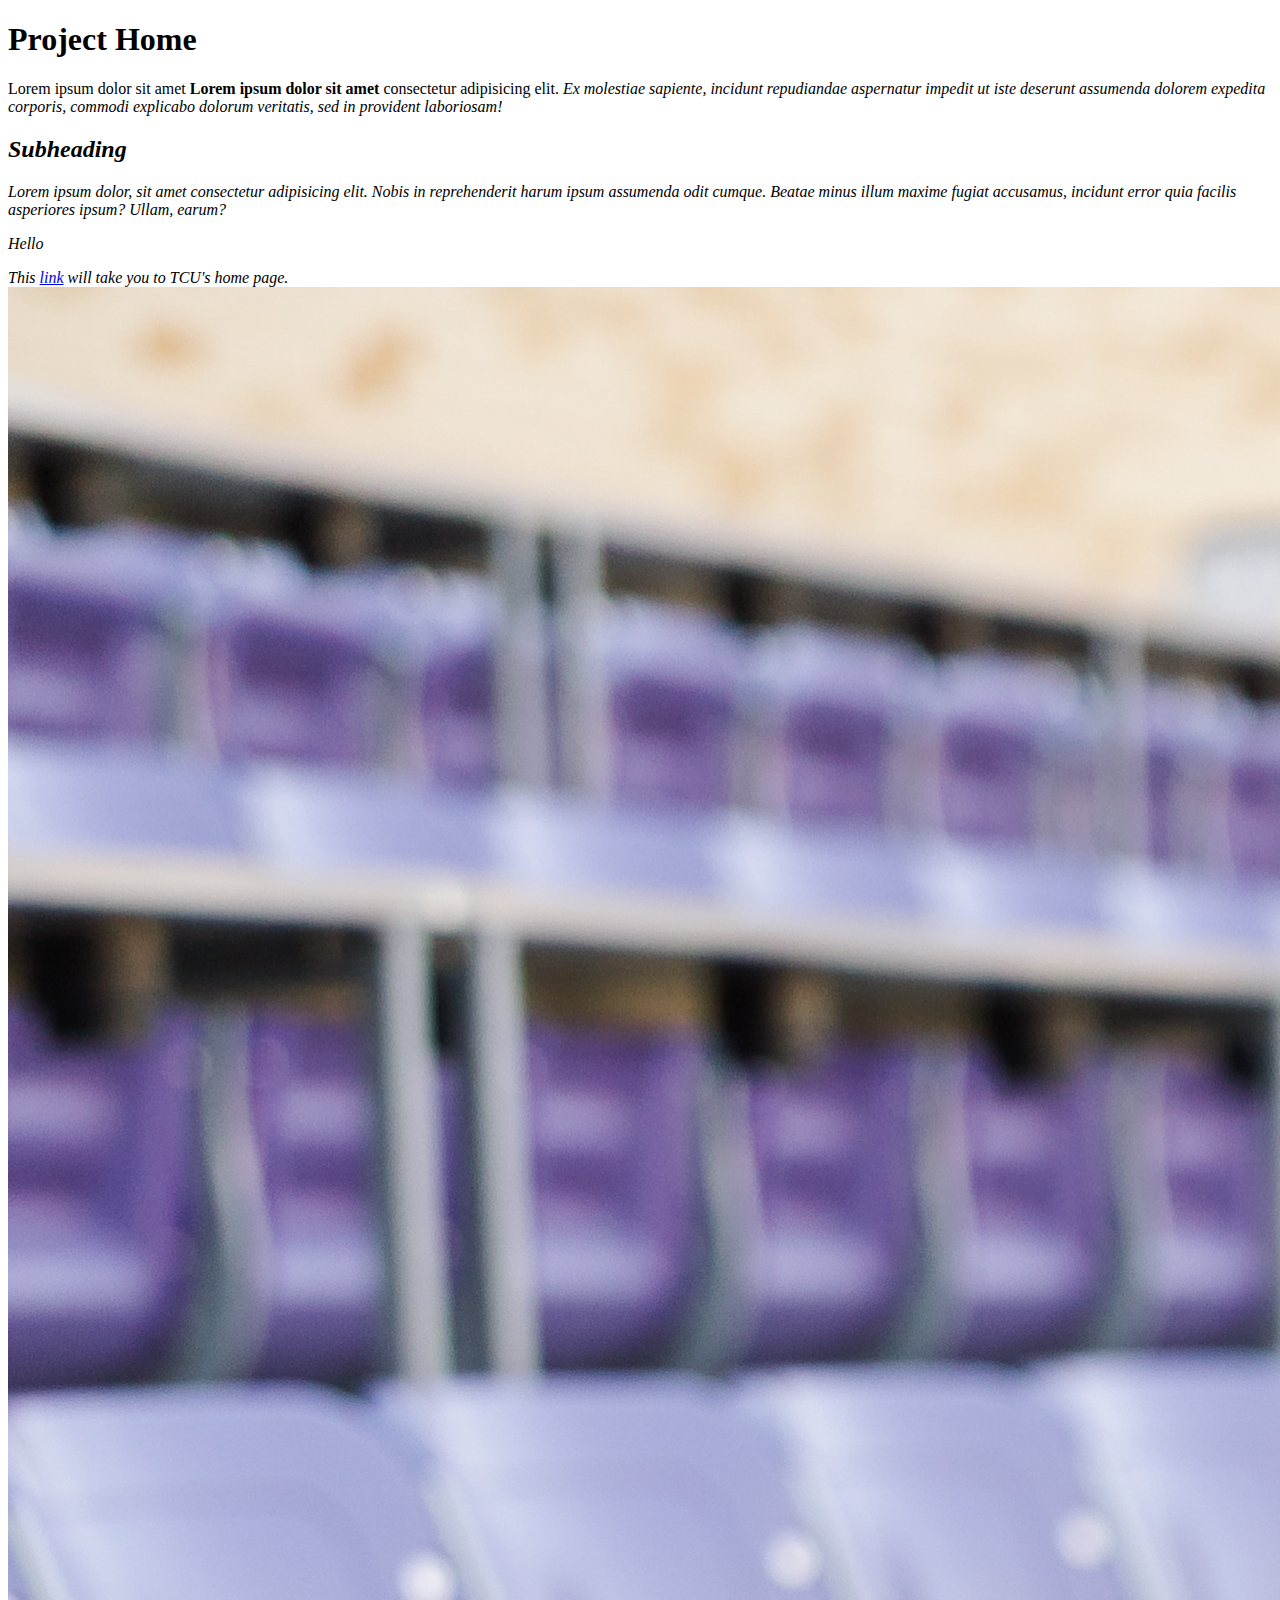
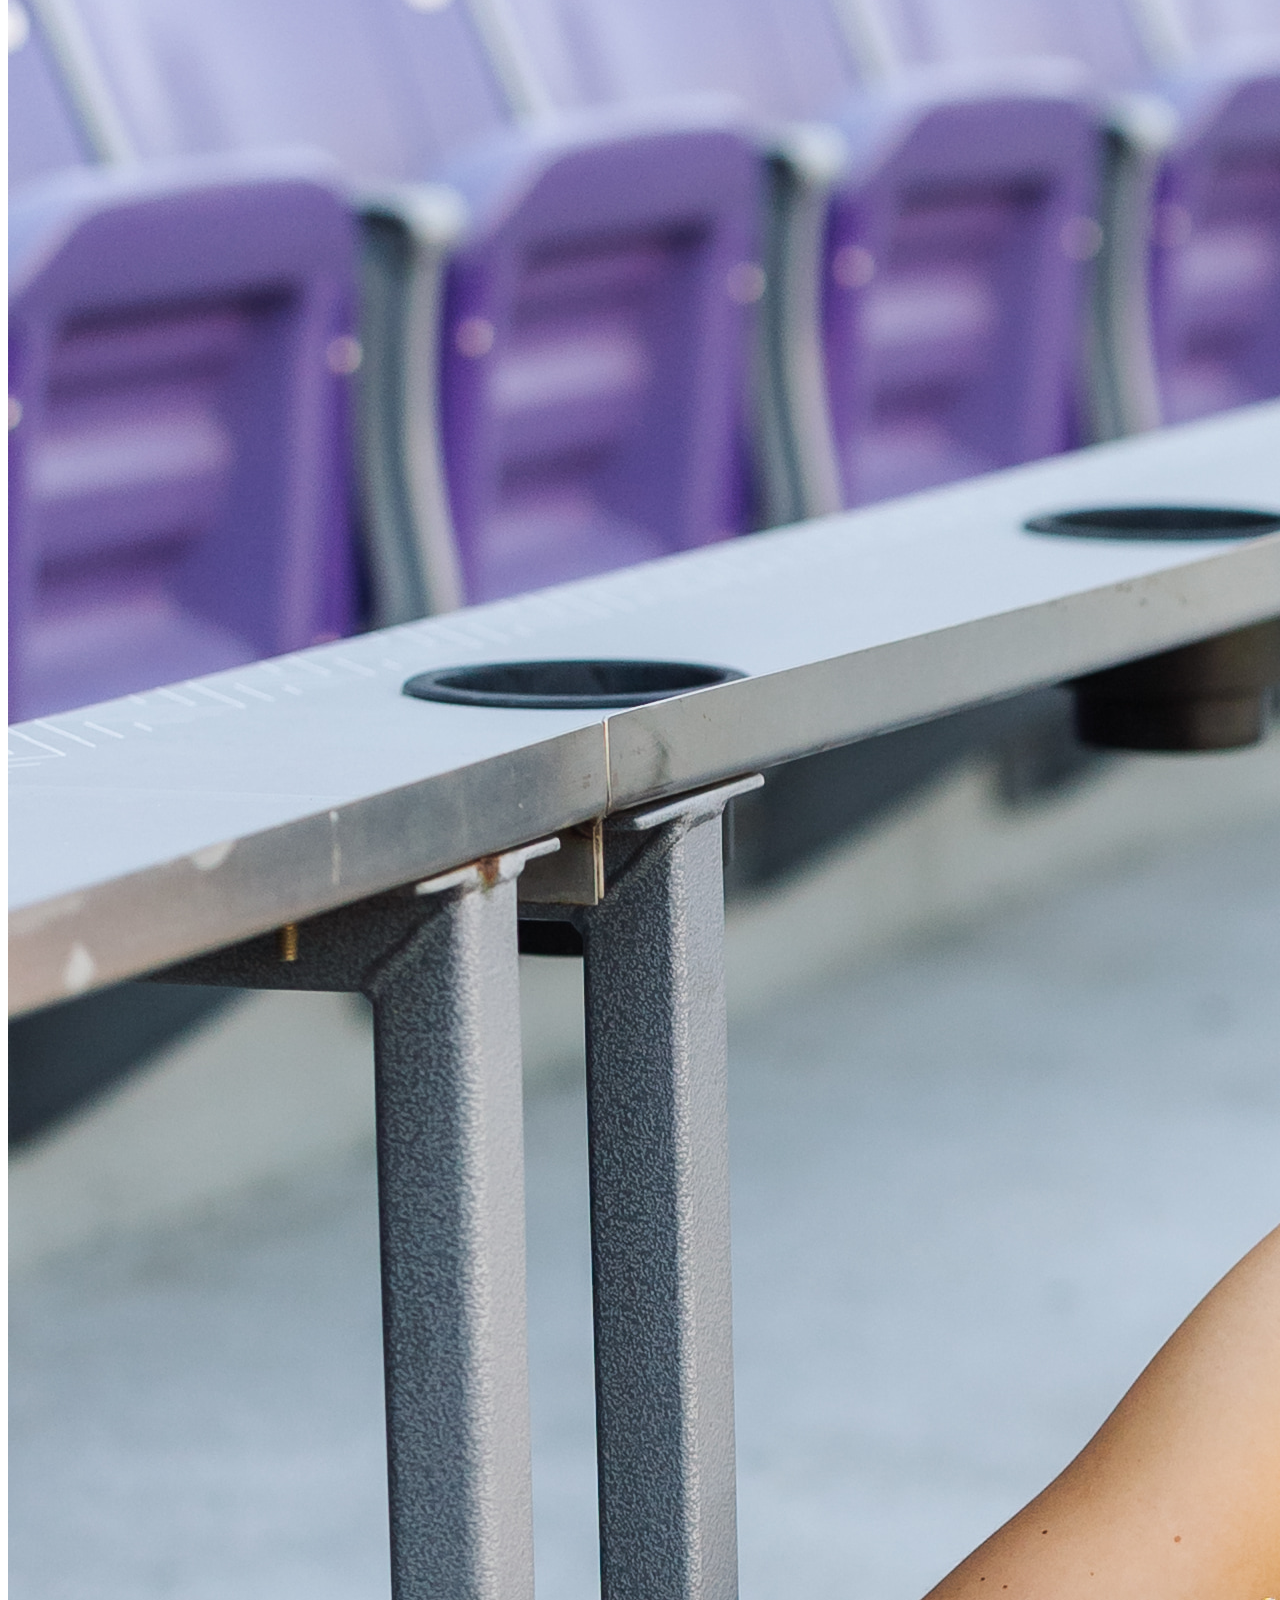
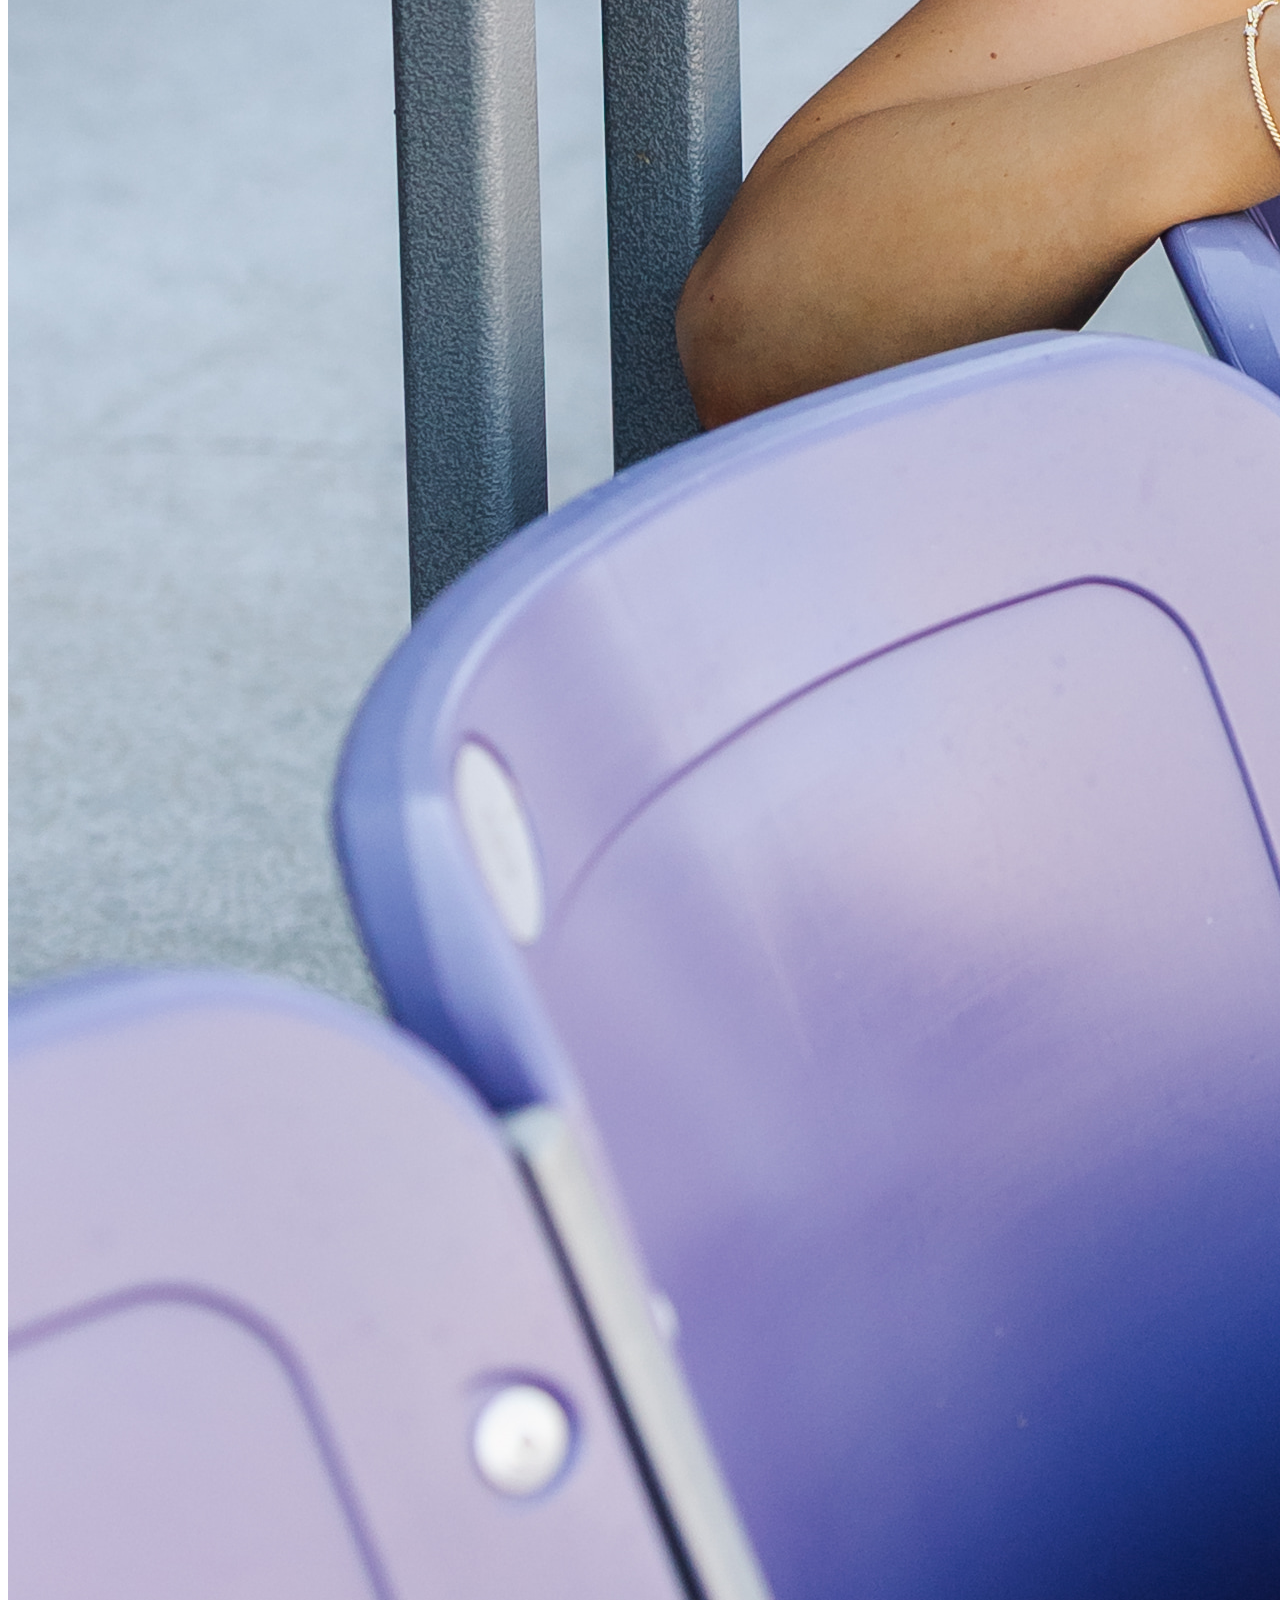
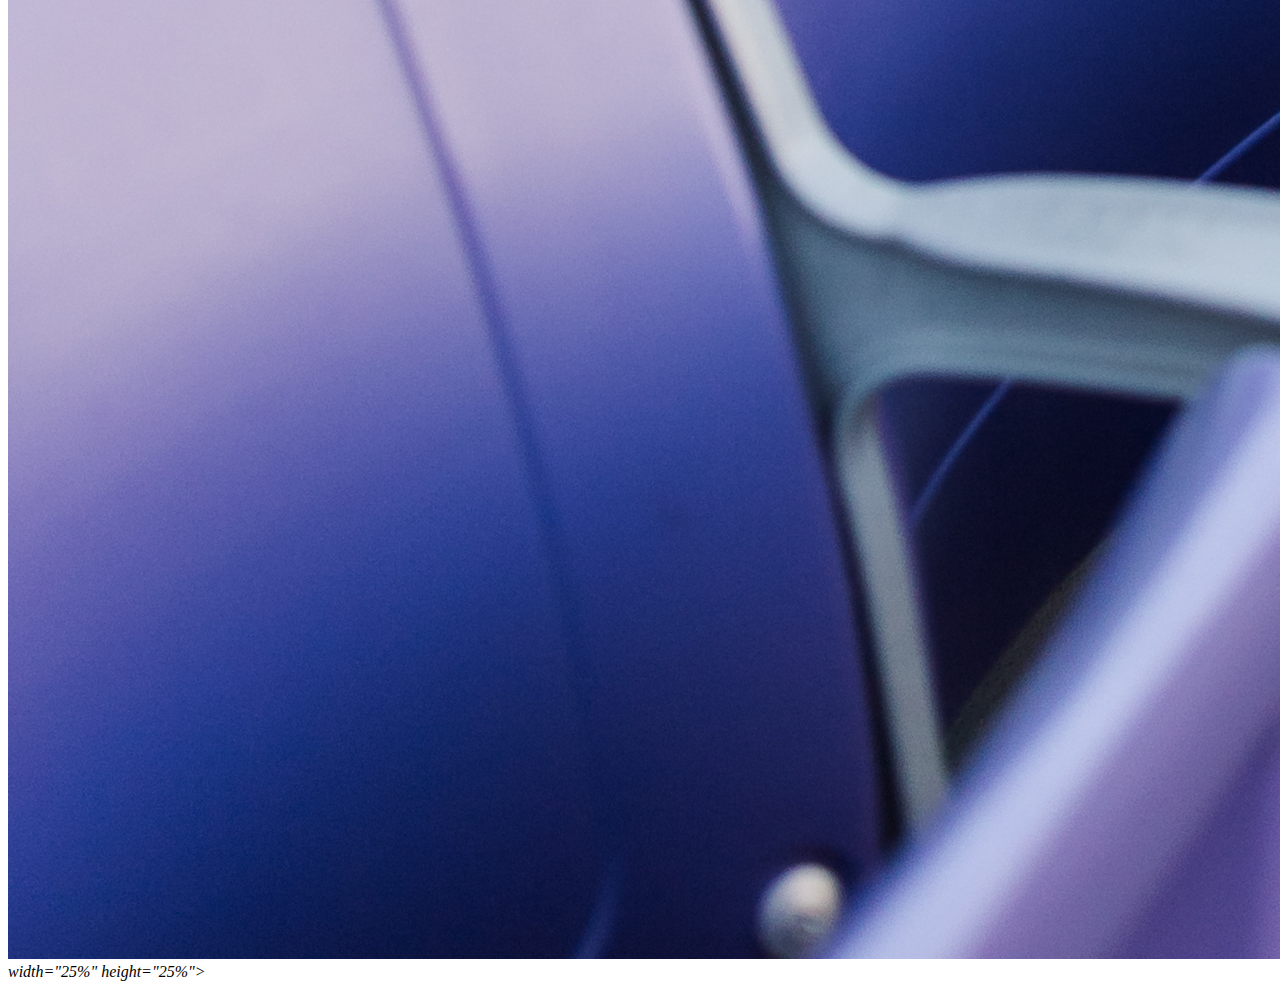
<file: sandbox.html>
<!DOCTYPE html>
<html lang="en">

<head>

    <meta charset="UTF-8">
    <meta name="viewport" content="width=device-width, initial-scale=1.0">

    <title>Document</title>

</head>

<body>
    

    <h1>Project Home</h1>
   
    <p>Lorem ipsum dolor sit amet <strong>Lorem ipsum dolor sit amet </strong>consectetur adipisicing elit. <em>Ex molestiae sapiente, incidunt repudiandae aspernatur <em> impedit ut iste deserunt assumenda dolorem expedita corporis, commodi explicabo dolorum veritatis, sed in provident laboriosam! </em><em></em></p>

    <h2>Subheading</h2> 
    

    <p> Lorem ipsum dolor, sit amet consectetur adipisicing elit. Nobis in reprehenderit harum ipsum assumenda odit cumque. Beatae minus illum maxime fugiat accusamus, incidunt error quia facilis asperiores ipsum? Ullam, earum?</p>
<p> <em>Hello</em></p>

<p> This <a href= https://www.tcu.edu/ >link</a> will take you to TCU's home page. <em> </em>

<img src= "images/_MG_0862.jpg"
     alt="TCU Grad Photo"> width="25%" height="25%">

<html lang="eng"



</html>
</file>
<file: css/styles.css>
/* =========================
   DCDA 40833 Skills Portfolio Template
   CSS Stylesheet for Student Portfolios
   ========================= */

/* =========================
   CSS Variables (Color Scheme)
   ========================= */
:root {
    --primary-color: #1e3a5f;      /* Ocean Plus */
    --secondary-color: #3b82f6;    /* Light Purple */
    --accent-color: #06b6d4;       /* Gold accent */
    --text-color: #333;            /* Dark gray for text */
    --text-secondary: #64748b;     /* Lighter gray for captions */
    --bg-color: #f4f4f4;           /* Light background */
    --white: #ffffff;
}

/* =========================
   Basic Reset & Typography
   ========================= */
* {
    margin: 0;
    padding: 0;
    box-sizing: border-box;
}

html {
    scroll-behavior: smooth;       /* Smooth scrolling for anchor links */
}

body {
    font-family: -apple-system, BlinkMacSystemFont, 'Segoe UI', 'Roboto', 'Helvetica Neue', Arial, sans-serif;
    line-height: 1.6;
    color: var(--text-color);
    background-color: var(--bg-color);
}

/* =========================
   Header & Navigation
   ========================= */
/* Style semantic tags directly - no classes needed! */
header {
    background-color: var(--primary-color);
    color: white;
    padding: 2rem 0;
    text-align: center;
    box-shadow: 0 2px 4px rgba(0, 0, 0, 0.1);
}

header h1 {
    color: white;
    margin: 0 0 0.5rem 0;
    font-size: 2rem;
}

header p {
    margin: 0;
    opacity: 0.9;
    font-size: 1.1rem;
}

nav {
    background-color: #3d1461;
    padding: 0.75rem;
    display: flex;              /* Make nav a flex container */
    justify-content: center;    /* Center the ul inside nav */
    position: sticky;           /* Stick to top when scrolling */
    top: 0;
    z-index: 100;
    box-shadow: 0 2px 4px rgba(0, 0, 0, 0.1);
}

/* Style the navigation list */
nav ul {
    list-style: none;           /* Remove bullets */
    padding: 0;                 /* Remove default padding */
    margin: 0;                  /* Remove default margin */
    display: flex;              /* Arrange items horizontally */
    flex-direction: row;        /* Explicit: horizontal on desktop */
    justify-content: center;    /* Center the items */
    gap: 1rem;                  /* Space between items */
    flex-wrap: wrap;            /* Wrap on small screens */
}

nav li {
    list-style: none;           /* Extra insurance - remove bullets */
}

nav a {
    color: white;
    text-decoration: none;
    padding: 0.5rem 1rem;
    transition: background-color 0.3s ease;
    border-radius: 4px;
}

nav a:hover {
    background-color: var(--primary-color);
}

/* =========================
   Main Content
   ========================= */
/* Style main semantic tag directly */
main {
    max-width: 900px;          /* Don't get too wide */
    margin: 2rem auto;         /* Center horizontally */
    padding: 0 1rem;           /* Space on sides for mobile */
}

/* All sections inside main get consistent styling */
main section {
    background-color: white;
    padding: 2rem;
    margin-bottom: 2rem;       /* Space between sections */
    border-radius: 8px;        /* Rounded corners */
    box-shadow: 0 2px 4px rgba(0, 0, 0, 0.1);
}

/* Style h2 headings inside sections */
main section h2 {
    color: var(--primary-color);
    border-bottom: 3px solid var(--secondary-color);
    padding-bottom: 0.5rem;
    margin-bottom: 1rem;
    font-size: 1.875rem;
}

main section h3 {
    color: var(--text-color);
    margin-top: 1.5rem;
    margin-bottom: 0.75rem;
    font-size: 1.5rem;
}

/* Paragraphs inside sections */
main section p {
    margin-bottom: 1rem;
    line-height: 1.8;
}

/* Lists inside sections */
main section ul,
main section ol {
    margin: 1rem 0 1rem 2rem;
    line-height: 1.8;
}

main section li {
    margin-bottom: 0.5rem;
}

/* =========================
   Data Visualizations
   ========================= */
/* Container for charts and images */
.viz-container {
    margin: 2rem 0;
    text-align: center;
}

.viz-container img {
    max-width: 100%;           /* Responsive: never wider than container */
    height: auto;              /* Maintain aspect ratio */
    border-radius: 8px;
    box-shadow: 0 4px 6px rgba(0, 0, 0, 0.1);
    margin-bottom: 0.5rem;
}

/* Figure captions */
.viz-container figcaption {
    font-style: italic;
    color: var(--text-secondary);
    font-size: 0.9rem;
    margin-top: 0.5rem;
}

/* Grid layout for multiple visualizations */
.viz-grid {
    display: grid;
    grid-template-columns: repeat(auto-fit, minmax(300px, 1fr));
    gap: 1.5rem;
    margin: 2rem 0;
}

/* =========================
   Code Blocks
   ========================= */
/* Improve pre/code styling for Python code */
pre {
    background: #2d2d2d;          /* Dark background */
    color: #f8f8f2;               /* Light text */
    border: none;
    border-radius: 8px;
    padding: 1.5rem;
    overflow-x: auto;
    margin: 1.5rem 0;
    font-size: 0.9rem;
    line-height: 1.5;
}

code {
    font-family: 'SF Mono', Monaco, 'Cascadia Code', 'Roboto Mono', Consolas, 'Courier New', monospace;
}

/* Inline code (inside paragraphs) */
p code, li code {
    background: #f4f4f4;
    color: #c7254e;
    padding: 0.2rem 0.4rem;
    border-radius: 3px;
    font-size: 0.9em;
}

/* Code block titles */
.code-title {
    background: #1e1e1e;
    color: #9cdcfe;
    padding: 0.5rem 1rem;
    border-radius: 8px 8px 0 0;
    font-family: monospace;
    font-size: 0.85rem;
    margin-bottom: -0.5rem;
}

.code-title + pre {
    border-radius: 0 0 8px 8px;
    margin-top: 0;
}

/* =========================
   Data Tables
   ========================= */
table {
    width: 100%;
    border-collapse: collapse;
    margin: 1.5rem 0;
    background: white;
}

th, td {
    padding: 0.75rem 1rem;
    text-align: left;
    border: 1px solid #e2e8f0;
}

th {
    background: var(--primary-color);
    color: white;
    font-weight: 600;
}

tr:nth-child(even) {
    background: #f8f9fa;
}

.results-table {
    font-size: 0.95rem;
    margin: 1.5rem auto;
    max-width: 700px;
}

.results-table td {
    text-align: center;
}

.results-table td:first-child {
    text-align: left;
    font-weight: 500;
}

/* Highlight key rows */
.results-table tr.highlight {
    background: #fff3cd;
    font-weight: bold;
}

/* =========================
   Framework Connections
   ========================= */
.framework-callout {
    background: linear-gradient(135deg, #f0e7f8, #e9d5ff);
    border-left: 5px solid var(--secondary-color);
    border-radius: 8px;
    padding: 1.5rem;
    margin: 2rem 0;
}

.framework-callout h3 {
    color: var(--primary-color);
    margin-top: 0;
}

.framework-callout strong {
    color: var(--secondary-color);
}

/* =========================
   Portfolio Cards
   ========================= */
/* Grid layout for portfolio cards on home page */
.portfolio-grid {
    display: grid;
    grid-template-columns: repeat(auto-fit, minmax(280px, 1fr));
    gap: 1.5rem;
    margin: 2rem 0;
}

/* Individual portfolio card styling */
.portfolio-card {
    display: block;
    background: white;
    border: 2px solid #e2e8f0;
    border-radius: 12px;
    padding: 1.5rem;
    text-decoration: none;
    color: var(--text-color);
    transition: all 0.3s ease;
    position: relative;
}

.portfolio-card:hover {
    border-color: var(--primary-color);
    box-shadow: 0 8px 16px rgba(77, 25, 121, 0.15);
    transform: translateY(-4px);
}

.portfolio-card h3 {
    color: var(--primary-color);
    margin: 0 0 0.5rem 0;
    font-size: 1.25rem;
}

.portfolio-card p {
    color: var(--text-secondary);
    font-size: 0.95rem;
    margin: 0.75rem 0 0 0;
    line-height: 1.5;
}

/* Lab tag badge on portfolio cards */
.lab-tag {
    display: inline-block;
    background: var(--secondary-color);
    color: white;
    font-size: 0.75rem;
    font-weight: 600;
    padding: 0.25rem 0.5rem;
    border-radius: 4px;
    text-transform: uppercase;
    letter-spacing: 0.5px;
}

/* =========================
   Footer (semantic tag)
   ========================= */
footer {
    background-color: #333;
    color: white;
    text-align: center;
    padding: 1.5rem;
    margin-top: 2rem;
}

footer a {
    color: var(--accent-color);
    text-decoration: none;
}

footer a:hover {
    text-decoration: underline;
}

/* =========================
   Responsive Design (Mobile)
   ========================= */
@media (max-width: 768px) {
    header h1 {
        font-size: 1.5rem;     /* Smaller on mobile */
    }

    nav {
        font-size: 0.9rem;
    }

    /* Stack navigation vertically on mobile */
    nav ul {
        flex-direction: column;  /* Change from row to column */
        align-items: center;     /* Center the stacked items */
    }

    nav a {
        display: block;          /* Full width for easier tapping */
        width: 100%;
        text-align: center;
    }

    main section {
        padding: 1rem;         /* Less padding on mobile */
    }

    .viz-grid {
        grid-template-columns: 1fr;  /* Single column on mobile */
    }
}

/* =========================
   Print Styles (Optional)
   ========================= */
@media print {
    nav {
        display: none;
    }

    main section {
        box-shadow: none;
        page-break-inside: avoid;
    }
}
</file>
